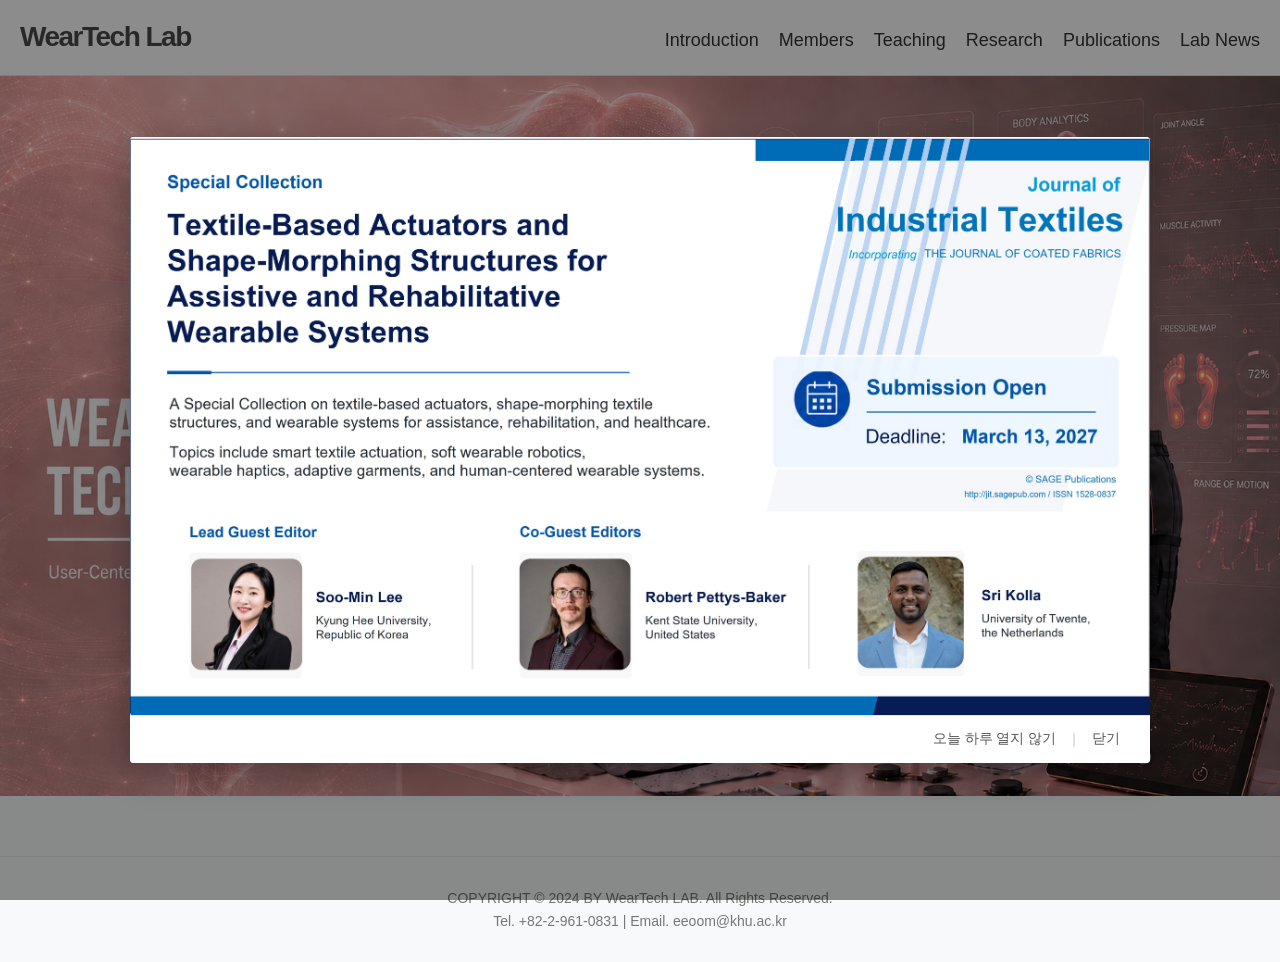
<file: index.html>
<!DOCTYPE html>
<html lang="ko">

<head>
    <meta charset="UTF-8">
    <meta name="viewport" content="width=device-width, initial-scale=1.0">
    <title>WearTech Lab</title>
    <link rel="stylesheet" href="style.css">
</head>

<body>

    <!-- =========================================
         Special Collection Popup
    ========================================== -->
    <div id="specialPopup" class="popup-overlay" style="display: none;">

        <div class="popup-box">

            <!-- 팝업 이미지 클릭 시 SAGE Special Collection 페이지로 이동 -->
            <a href="https://journals.sagepub.com/topic/collections-jit/002705/jitc"
               target="_blank"
               rel="noopener noreferrer"
               class="popup-image-link">

                <img src="special-collection-popup.jpg"
                     alt="Journal of Industrial Textiles Special Collection"
                     class="popup-image">

            </a>

            <!-- 팝업 하단 버튼 -->
            <div class="popup-buttons">

                <button type="button" onclick="hidePopupToday()">
                    오늘 하루 열지 않기
                </button>

                <span class="popup-divider">|</span>

                <button type="button"
                        onclick="document.getElementById('specialPopup').style.display='none';">
                    닫기
                </button>

            </div>

        </div>

    </div>


    <!-- =========================================
         Header
    ========================================== -->
    <header class="site-header">

        <div class="header-wrap">

            <a href="index.html" class="logo">
                WearTech Lab
            </a>

            <nav class="main-nav">

                <ul>

                    <li>
                        <a href="intro.html">Introduction</a>
                    </li>

                    <li class="dropdown">

                        <a href="javascript:void(0)" class="dropbtn">
                            Members
                        </a>

                        <div class="dropdown-content">
                            <a href="pi.html">Principal Investigator</a>
                            <a href="students.html">Student Researchers</a>
                        </div>

                    </li>

                    <li>
                        <a href="teaching.html">Teaching</a>
                    </li>

                    <li>
                        <a href="research.html">Research</a>
                    </li>

                    <li class="dropdown">

                        <a href="javascript:void(0)" class="dropbtn">
                            Publications
                        </a>

                        <div class="dropdown-content">
                            <a href="research-paper.html">Research Paper</a>
                            <a href="presentation.html">Presentation</a>
                            <a href="patent.html">Patent</a>
                        </div>

                    </li>

                    <li>
                        <a href="lab-news.html">Lab News</a>
                    </li>

                </ul>

            </nav>

        </div>

    </header>


    <!-- =========================================
         Main Image
    ========================================== -->
    <main class="home-main">

        <img src="main-image.png"
             alt="WearTech Lab Main Image"
             class="main-image">

    </main>


    <!-- =========================================
         Footer
    ========================================== -->
    <footer class="site-footer">

        <p>
            COPYRIGHT © 2024 BY WearTech LAB. All Rights Reserved.
        </p>

        <p>
            Tel. +82-2-961-0831 | Email. eeoom@khu.ac.kr
        </p>

    </footer>


    <!-- =========================================
         Popup Script
    ========================================== -->
    <script>

        const popup = document.getElementById("specialPopup");


        /* 오늘 하루 열지 않기 */
        function hidePopupToday() {

            const now = new Date();

            const today =
                now.getFullYear() + "-" +
                String(now.getMonth() + 1).padStart(2, "0") + "-" +
                String(now.getDate()).padStart(2, "0");

            localStorage.setItem(
                "specialCollectionPopupDate",
                today
            );

            popup.style.display = "none";
        }


        /* 홈페이지 접속 시 팝업 표시 여부 확인 */
        window.addEventListener("DOMContentLoaded", function () {

            const now = new Date();

            const today =
                now.getFullYear() + "-" +
                String(now.getMonth() + 1).padStart(2, "0") + "-" +
                String(now.getDate()).padStart(2, "0");

            const hiddenDate =
                localStorage.getItem(
                    "specialCollectionPopupDate"
                );


            if (hiddenDate !== today) {
                popup.style.display = "flex";
            }

        });

    </script>

</body>

</html>
</file>
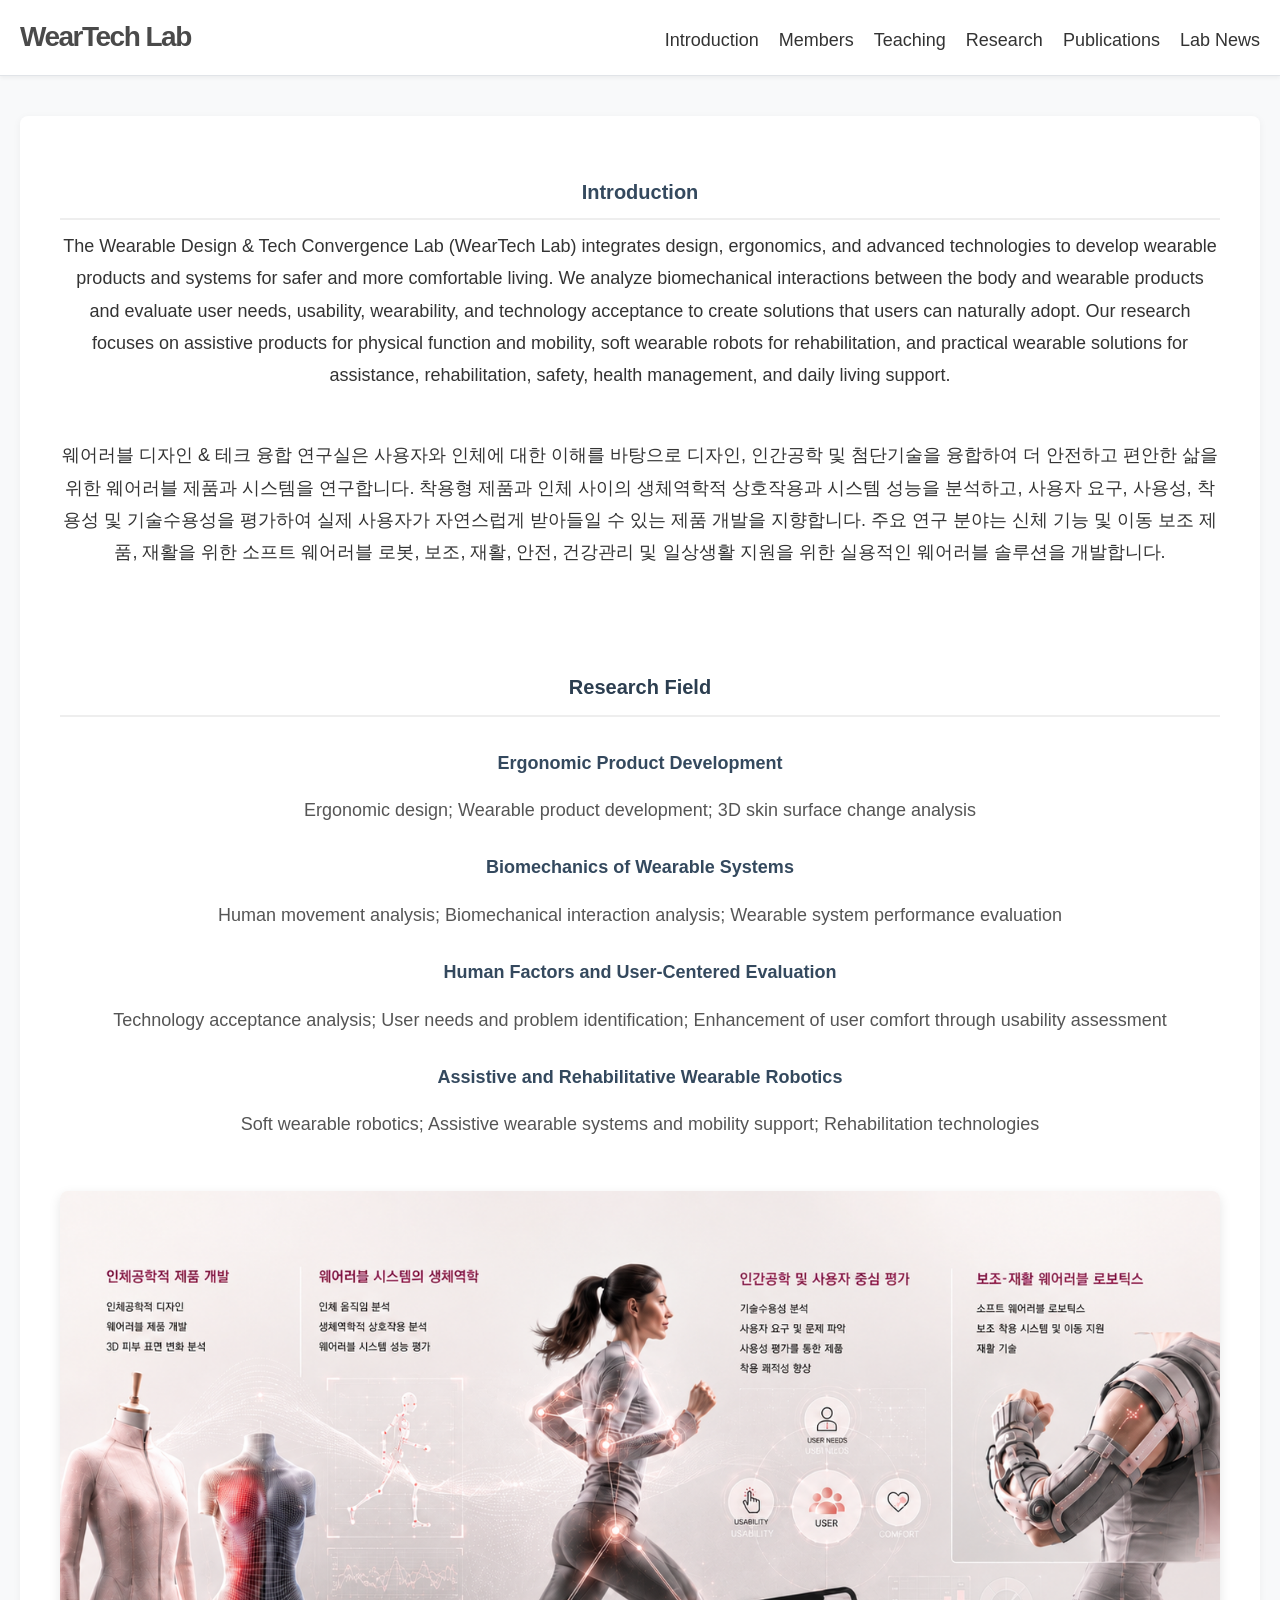
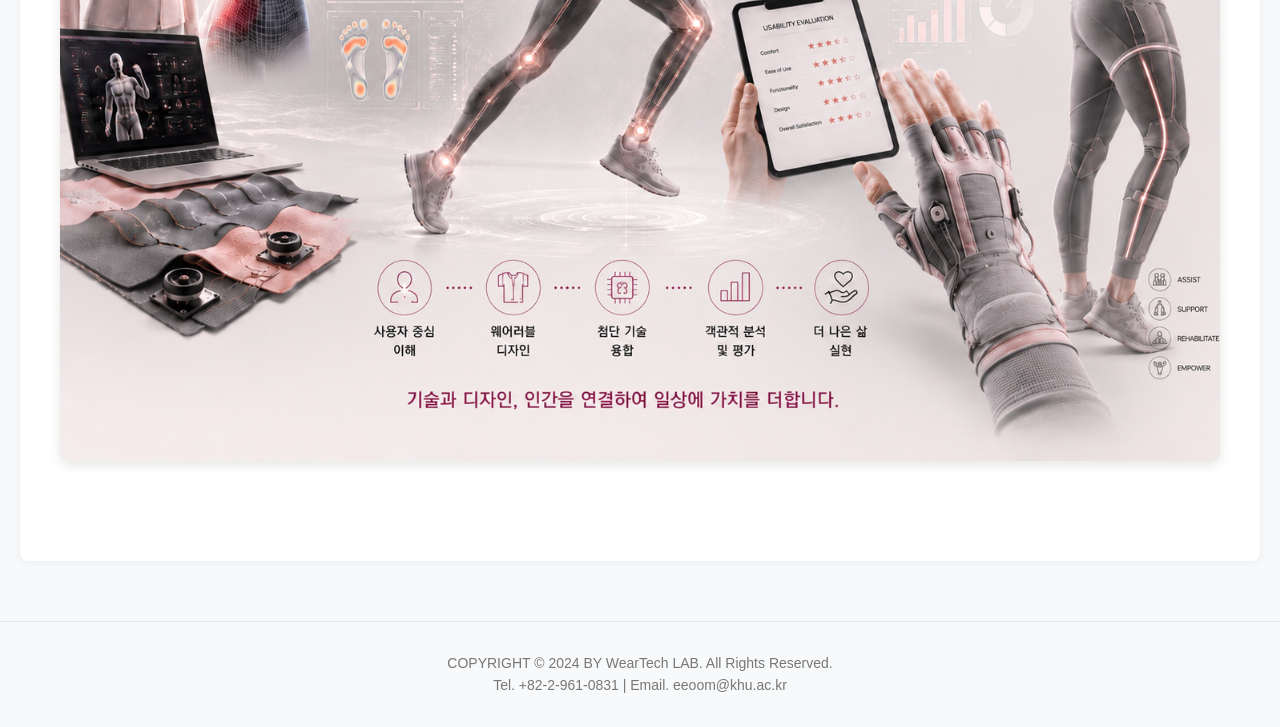
<file: intro.html>
<!DOCTYPE html>
<html lang="ko">
<head>
    <meta charset="UTF-8">
    <meta name="viewport" content="width=device-width, initial-scale=1.0">
    <title>Intro - WearTech Lab</title>
    <link rel="stylesheet" href="style.css">
</head>
<body>
    
    <!-- 헤더 (로고 + 상단 메뉴) -->
    <header class="site-header">
        <div class="header-wrap">
            <a href="index.html" class="logo">WearTech Lab</a>
         <nav class="main-nav">
             <ul>
                 <li><a href="intro.html">Introduction</a></li>
                 <li class="dropdown">
                     <a href="javascript:void(0)" class="dropbtn">Members</a>
                     <div class="dropdown-content">
                         <a href="pi.html">Principal Investigator</a>
                         <a href="students.html">Student Researchers</a>
                     </div>
                 </li>
                 <li><a href="teaching.html">Teaching</a></li>       <!-- Teaching을 먼저! -->
                 <li><a href="research.html">Research</a></li>      <!-- Research를 아래로! -->
                 <li class="dropdown">
                     <a href="javascript:void(0)" class="dropbtn">Publications</a>
                     <div class="dropdown-content">
                         <a href="research-paper.html">Research Paper</a>
                         <a href="presentation.html">Presentation</a>
                         <a href="patent.html">Patent</a>
                     </div>
                 </li>
                 <li><a href="lab-news.html">Lab News</a></li>
             </ul>
         </nav>
         </div>
    </header>

    <!-- 메인 컨텐츠 영역 -->
    <main class="content-wrap">
        <section class="main-content">
            
            <!-- 0. 제일 위 큰 제목 -->
            <h3 class="intro-main-title">Introduction</h3>
            
            <!-- 1. 설명 글 (가운데 정렬) -->
            <div class="intro-top-text">
                <p>The Wearable Design & Tech Convergence Lab (WearTech Lab) integrates design, ergonomics, and advanced technologies to develop wearable products and systems for safer and more comfortable living. We analyze biomechanical interactions between the body and wearable products and evaluate user needs, usability, wearability, and technology acceptance to create solutions that users can naturally adopt. Our research focuses on assistive products for physical function and mobility, soft wearable robots for rehabilitation, and practical wearable solutions for assistance, rehabilitation, safety, health management, and daily living support.</p>
            <br>
                <p>웨어러블 디자인 & 테크 융합 연구실은 사용자와 인체에 대한 이해를 바탕으로 디자인, 인간공학 및 첨단기술을 융합하여 더 안전하고 편안한 삶을 위한 웨어러블 제품과 시스템을 연구합니다. 착용형 제품과 인체 사이의 생체역학적 상호작용과 시스템 성능을 분석하고, 사용자 요구, 사용성, 착용성 및 기술수용성을 평가하여 실제 사용자가 자연스럽게 받아들일 수 있는 제품 개발을 지향합니다. 주요 연구 분야는 신체 기능 및 이동 보조 제품, 재활을 위한 소프트 웨어러블 로봇, 보조, 재활, 안전, 건강관리 및 일상생활 지원을 위한 실용적인 웨어러블 솔루션을 개발합니다.</p>
            </div>

            <!-- 2. 아래쪽 글 (가운데 정렬, 굵은 폰트 적용) -->
            <div class="research-field">
                <h3>Research Field</h3>
                
                <p class="field-title">Ergonomic Product Development</p>
                <ul>
                    <li>Ergonomic design; Wearable product development; 3D skin surface change analysis</li>
                </ul>

                <p class="field-title">Biomechanics of Wearable Systems</p>
                <ul>
                    <li>Human movement analysis; Biomechanical interaction analysis; Wearable system performance evaluation</li>
                </ul>

                <p class="field-title">Human Factors and User-Centered Evaluation</p>
                <ul>
                    <li>Technology acceptance analysis; User needs and problem identification; Enhancement of user comfort through usability assessment</li>
                </ul>

                <p class="field-title">Assistive and Rehabilitative Wearable Robotics</p>
                <ul>
                    <li>Soft wearable robotics; Assistive wearable systems and mobility support; Rehabilitation technologies</li>
                </ul>
            </div>

            <!-- 3. 가운데 큰 그림 -->
            <img src="intro-image.png" alt="WearTech Lab 소개 이미지" class="intro-image">
            
        </section>
    </main>

    <!-- 푸터 -->
    <footer class="site-footer">
        <p>COPYRIGHT © 2024 BY WearTech LAB. All Rights Reserved.</p>
        <p>Tel. +82-2-961-0831 | Email. eeoom@khu.ac.kr</p>
    </footer>
</body>
</html>
</file>
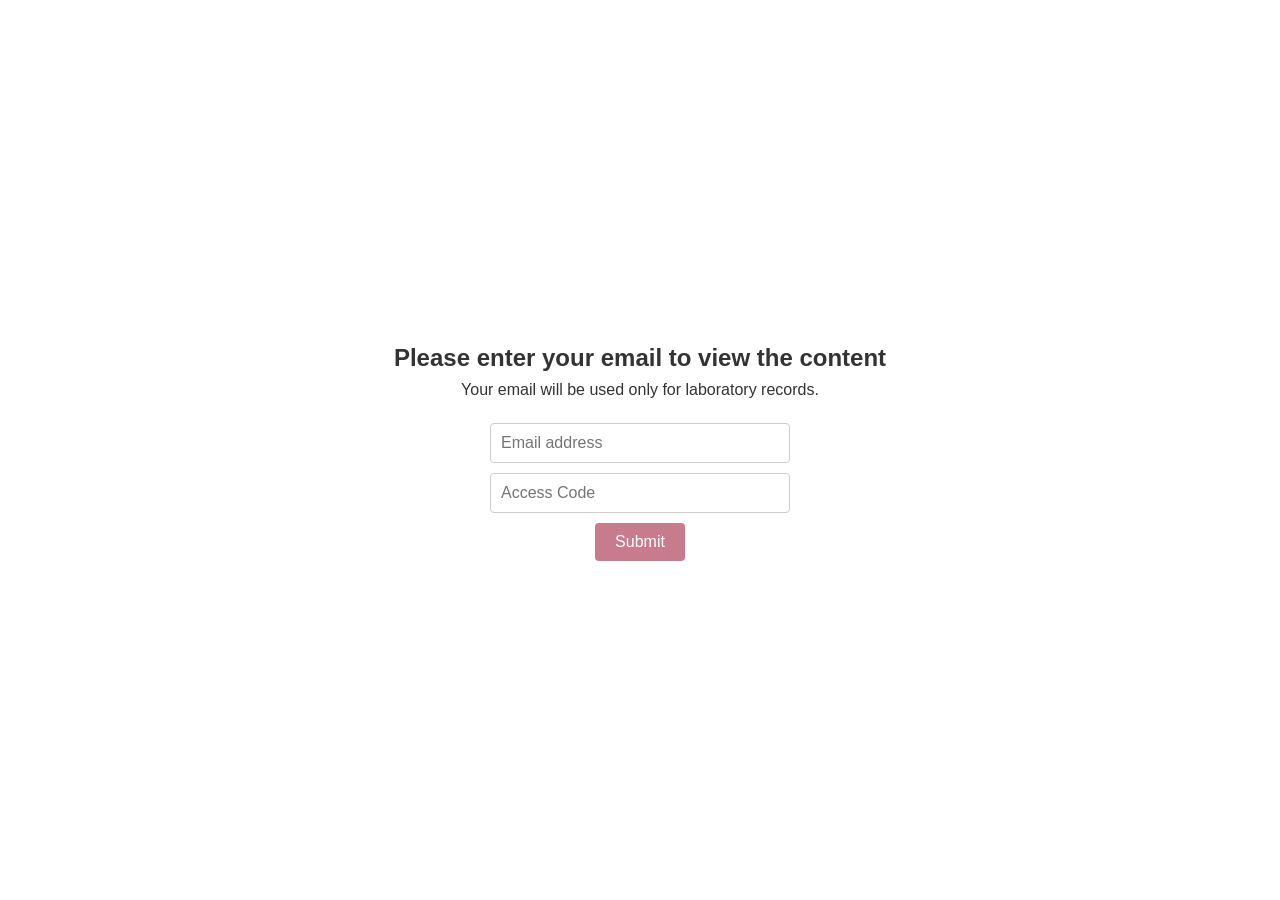
<file: patent.html>
<!DOCTYPE html>
<html lang="ko">
<head>
    <meta charset="UTF-8">
    <meta name="viewport" content="width=device-width, initial-scale=1.0">
    <title>Patent - WearTech Lab</title>
    <link rel="stylesheet" href="style.css">
</head>
<body>
               <!-- ★ 이메일 + 비밀번호 입력 게이트 ★ -->
    <div id="email-gate" style="position: fixed; top: 0; left: 0; width: 100%; height: 100%; background: white; z-index: 9999; display: flex; flex-direction: column; justify-content: center; align-items: center;">
        <h2>Please enter your email to view the content</h2>
        <p>Your email will be used only for laboratory records.</p>
        <input type="email" id="user-email" placeholder="Email address" style="padding: 10px; font-size: 16px; width: 300px; margin-top: 20px; border: 1px solid #ccc; border-radius: 4px;">
        
        <!-- 비밀번호 입력칸 -->
        <input type="password" id="access-code" placeholder="Access Code" style="padding: 10px; font-size: 16px; width: 300px; margin-top: 10px; border: 1px solid #ccc; border-radius: 4px;">
        
        <button onclick="submitEmail()" style="padding: 10px 20px; font-size: 16px; margin-top: 10px; background: #c97b8e; color: white; border: none; border-radius: 4px; cursor: pointer;">Submit</button>
        <p id="error-msg" style="color: red; margin-top: 10px; display: none;">Please check your email and access code.</p>
    </div>

    <!-- 구글 폼 제출용 숨겨진 iframe -->
    <iframe name="hidden_iframe" id="hidden_iframe" style="display:none;"></iframe>

    <script>
        // 0. 페이지 열 때: 이미 인증한 적이 있으면 게이트를 숨김
        if (localStorage.getItem('weartech_access') === 'granted') {
            document.getElementById('email-gate').style.display = 'none';
        }

        function submitEmail() {
            const email = document.getElementById('user-email').value;
            const accessCode = document.getElementById('access-code').value;
            const errorMsg = document.getElementById('error-msg');
            
            // 1. 이메일 형식 검사
            if (!email || !email.includes('@')) {
                errorMsg.textContent = 'Please enter a valid email address.';
                errorMsg.style.display = 'block';
                return;
            }

            // 2. 구글 스크립트로 이메일 전송 (비밀번호 검사 전에 일단 기록!)
            const scriptUrl = 'https://script.google.com/macros/s/AKfycbwH3Fj2ySogQ3xbAYKKumUhOVtw_vaDjmdgfbgbqtqPHetbIvbjxSeDN9kzyxnhmGfL/exec'; 
            
            fetch(scriptUrl, {
                method: 'POST',
                body: JSON.stringify({ email: email }),
                headers: { 'Content-Type': 'text/plain;charset=utf-8' }
            })
            .then(response => response.json())
            .then(data => {
                console.log('Email saved!', data);
            })
            .catch(error => {
                console.error('Error!', error);
            });

            // 3. 비밀번호 확인
            const correctCode = 'weartech0421'; 
            if (accessCode !== correctCode) {
                errorMsg.textContent = 'Incorrect access code. Please try again.';
                errorMsg.style.display = 'block';
                return; // 비밀번호 틀리면 여기서 멈춤
            }

            // 4. 비밀번호까지 맞으면 화면 넘기고, '통과 티켓'을 컴퓨터에 저장함
            document.getElementById('email-gate').style.display = 'none';
            localStorage.setItem('weartech_access', 'granted');
        }
    </script>
    <!-- ★ 여기까지 이메일 게이트 코드 ★ -->
    
    <header class="site-header">
        <div class="header-wrap">
            <a href="index.html" class="logo">WearTech Lab</a>
                     <nav class="main-nav">
             <ul>
                 <li><a href="intro.html">Introduction</a></li>
                 <li class="dropdown">
                     <a href="javascript:void(0)" class="dropbtn">Members</a>
                     <div class="dropdown-content">
                         <a href="pi.html">Principal Investigator</a>
                         <a href="students.html">Student Researchers</a>
                     </div>
                 </li>
                 <li><a href="teaching.html">Teaching</a></li>       <!-- Teaching을 먼저! -->
                 <li><a href="research.html">Research</a></li>      <!-- Research를 아래로! -->
                 <li class="dropdown">
                     <a href="javascript:void(0)" class="dropbtn">Publications</a>
                     <div class="dropdown-content">
                         <a href="research-paper.html">Research Paper</a>
                         <a href="presentation.html">Presentation</a>
                         <a href="patent.html">Patent</a>
                     </div>
                 </li>
                 <li><a href="lab-news.html">Lab News</a></li>
             </ul>
         </nav>
        </div>
    </header>

    <main class="content-wrap">
        <section class="main-content">
            <h1 class="page-title">Patents</h1>
            
            <ul class="presentation-list">
                <li class="presentation-item">Park, J., & <strong>Lee, S. M.</strong> (2025). Rehabilitation Assistive Gloves. Patent No. 10-2023-0030523, South Korea. “재활 보조 장갑, 특허 등록”</li>
                <li class="presentation-item">Park, J., & <strong>Lee, S. M.</strong> (2025). A Method to Develop Clothing Block Patterns Considering the 3D Body. Patent No. 10-2022-0131616, South Korea. “인체의 3차원 형상과 관절 부위 변형을 고려한 의류의 기본 원형 패턴 설계 방법, 특허 등록”</li>
            </ul>

        </section>
    </main>

    <footer class="site-footer">
        <p>COPYRIGHT © 2024 BY WearTech LAB. All Rights Reserved.</p>
        <p>Tel. +82-2-961-0831 | Email. eeoom@khu.ac.kr</p>
    </footer>
</body>
</html>
</file>
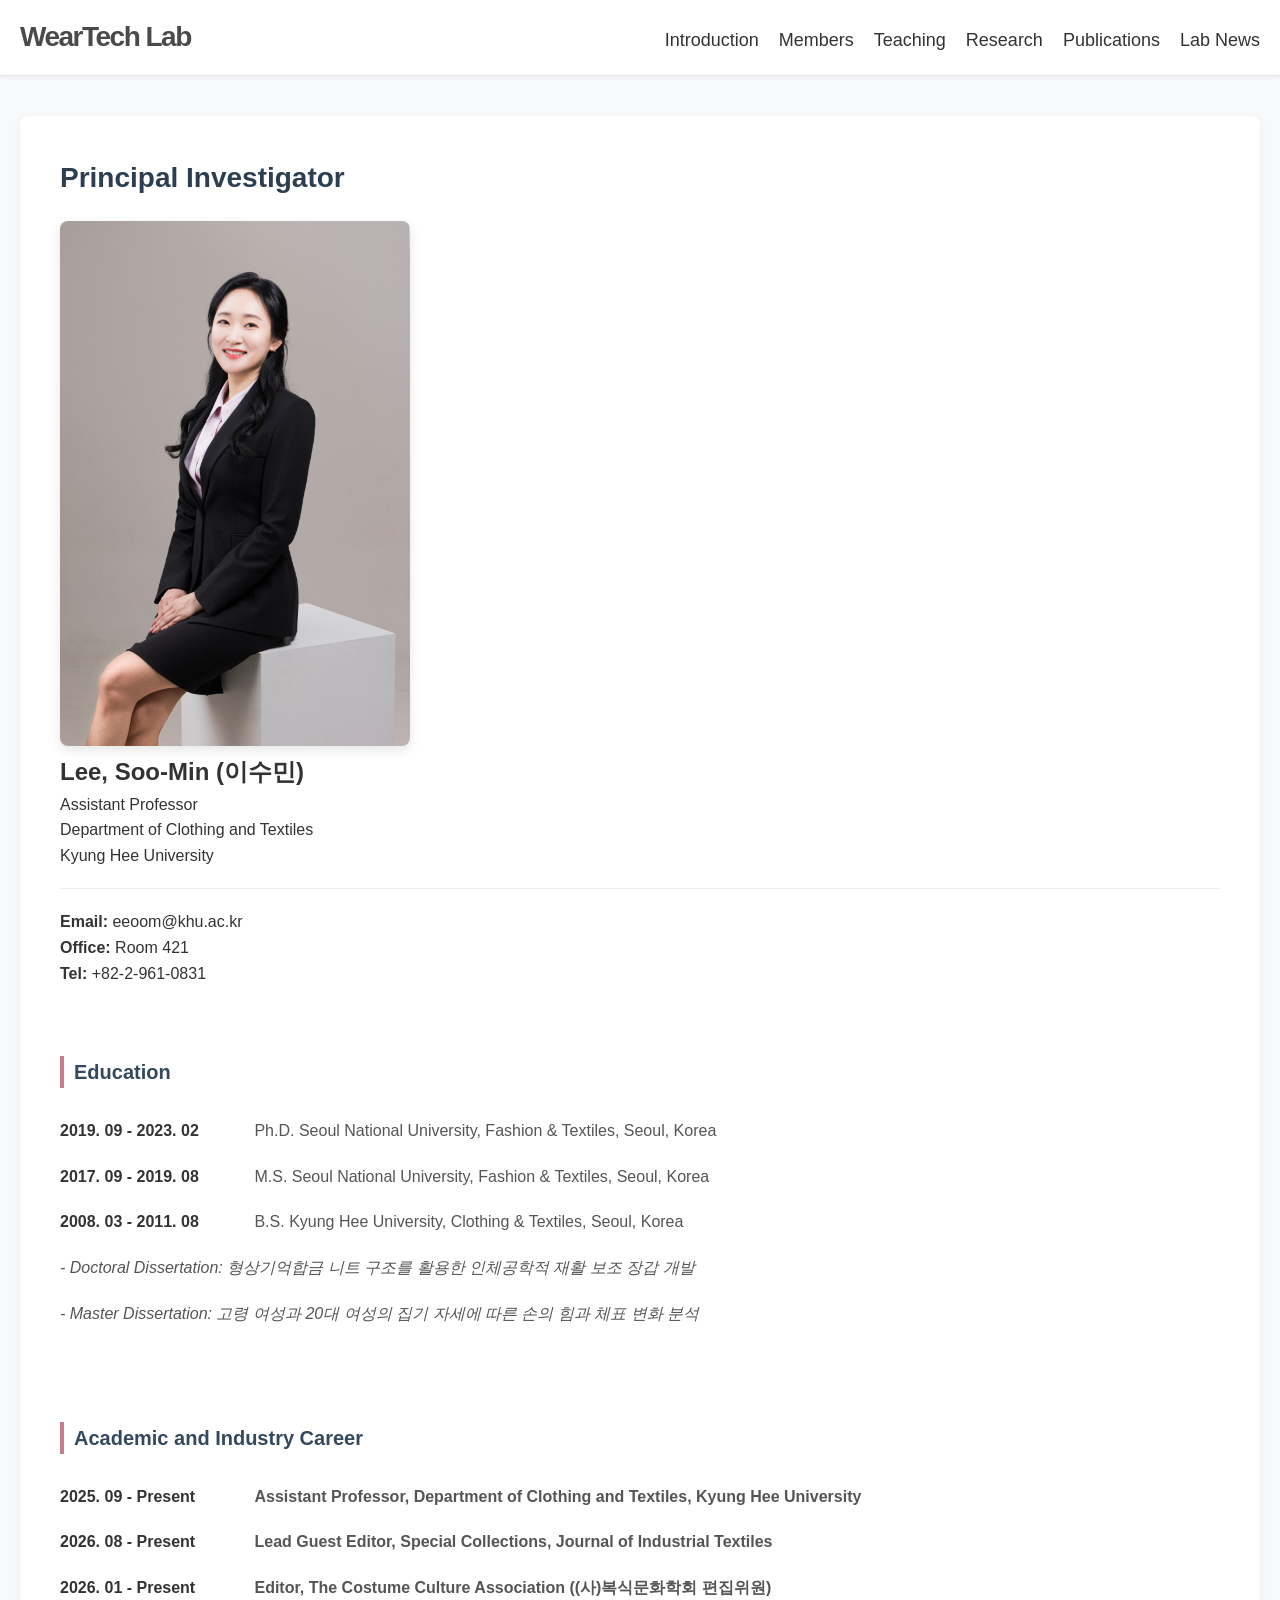
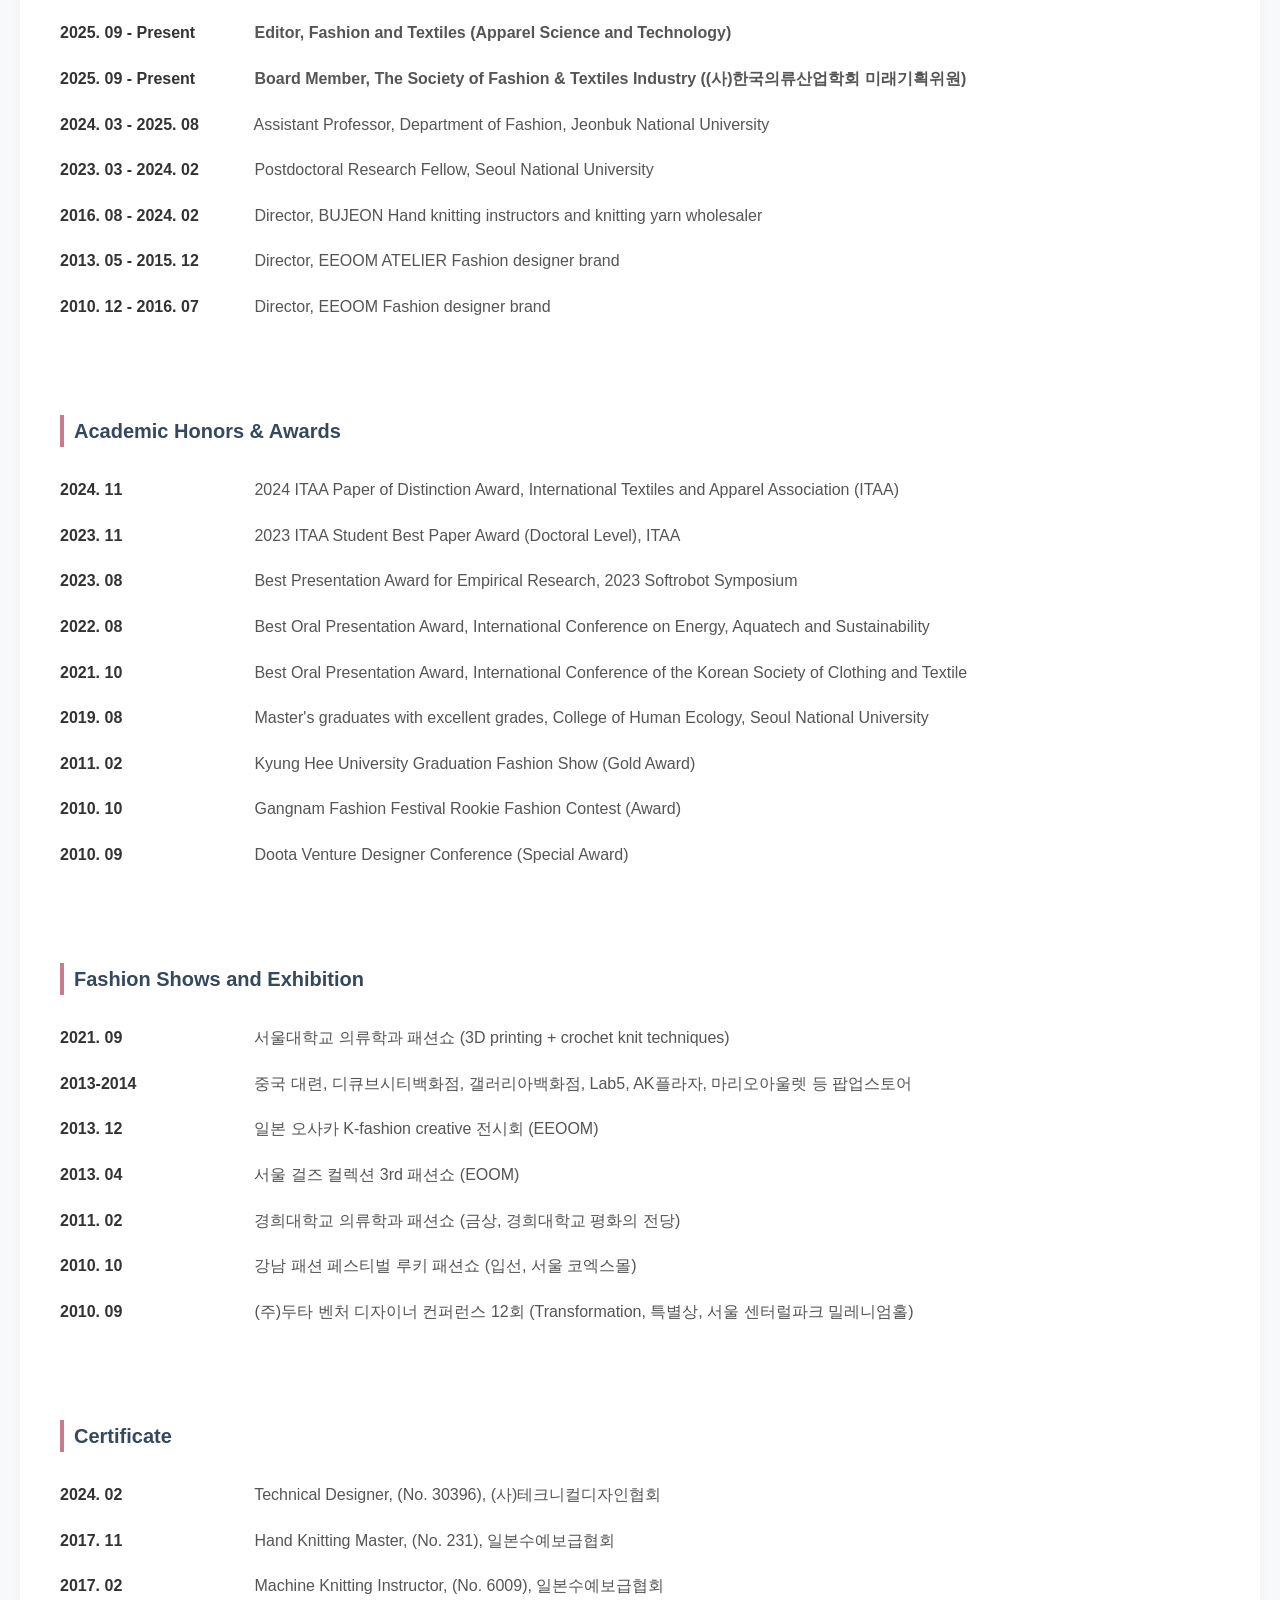
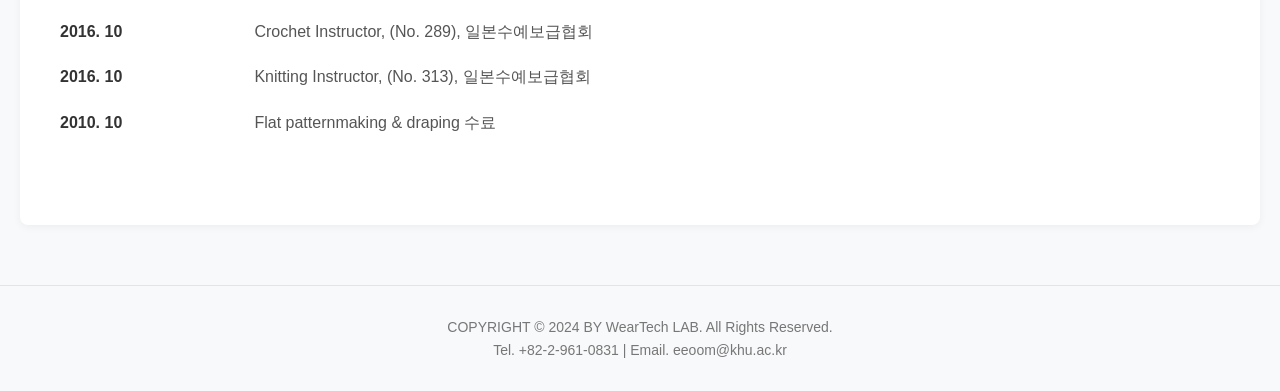
<file: pi.html>
<!DOCTYPE html>
<html lang="ko">
<head>
    <meta charset="UTF-8">
    <meta name="viewport" content="width=device-width, initial-scale=1.0">
    <title>Principal Investigator - WearTech Lab</title>
    <link rel="stylesheet" href="style.css">
</head>
<body>
    <!-- 헤더 (로고 + 상단 메뉴) -->
    <header class="site-header">
        <div class="header-wrap">
            <a href="index.html" class="logo">WearTech Lab</a>
                     <nav class="main-nav">
             <ul>
                 <li><a href="intro.html">Introduction</a></li>
                 <li class="dropdown">
                     <a href="javascript:void(0)" class="dropbtn">Members</a>
                     <div class="dropdown-content">
                         <a href="pi.html">Principal Investigator</a>
                         <a href="students.html">Student Researchers</a>
                     </div>
                 </li>
                 <li><a href="teaching.html">Teaching</a></li>       <!-- Teaching을 먼저! -->
                 <li><a href="research.html">Research</a></li>      <!-- Research를 아래로! -->
                 <li class="dropdown">
                     <a href="javascript:void(0)" class="dropbtn">Publications</a>
                     <div class="dropdown-content">
                         <a href="research-paper.html">Research Paper</a>
                         <a href="presentation.html">Presentation</a>
                         <a href="patent.html">Patent</a>
                     </div>
                 </li>
                 <li><a href="lab-news.html">Lab News</a></li>
             </ul>
         </nav>
        </div>
    </header>

    <!-- 메인 컨텐츠 영역 -->
    <main class="content-wrap">
        <section class="main-content">
            
            <h1 class="page-title">Principal Investigator</h1>
            
            <!-- PI 소개 레이아웃 (왼쪽 사진, 오른쪽 글) -->
            <div class="pi-layout">
                <!-- 왼쪽: 교수님 사진 -->
                <div class="pi-photo">
                    <img src="profile.jpg" alt="Professor Lee Soo-Min">
                </div>
                
                <!-- 오른쪽: 교수님 소개 및 이력 -->
                <div class="pi-info">
                    <h2>Lee, Soo-Min (이수민)</h2>
                    <!-- br 태그를 사용해서 점 없이 줄만 바꿈 -->
                    <p class="pi-title">
                        Assistant Professor<br>
                        Department of Clothing and Textiles<br>
                        Kyung Hee University
                    </p>
                    
                    <ul class="pi-contact">
                        <li><strong>Email:</strong> eeoom@khu.ac.kr</li>
                        <li><strong>Office:</strong> Room 421</li>
                        <li><strong>Tel:</strong> +82-2-961-0831</li>
                    </ul>

                    <h3 class="cv-section-title">Education</h3>
                    <ul class="cv-list">
                        <li><span class="cv-date">2019. 09 - 2023. 02</span> Ph.D. Seoul National University, Fashion & Textiles, Seoul, Korea</li>
                        <li><span class="cv-date">2017. 09 - 2019. 08</span> M.S. Seoul National University, Fashion & Textiles, Seoul, Korea</li>
                        <li><span class="cv-date">2008. 03 - 2011. 08</span> B.S. Kyung Hee University, Clothing & Textiles, Seoul, Korea</li>
                        <li><em>- Doctoral Dissertation: 형상기억합금 니트 구조를 활용한 인체공학적 재활 보조 장갑 개발</em></li>
                        <li><em>- Master Dissertation: 고령 여성과 20대 여성의 집기 자세에 따른 손의 힘과 체표 변화 분석</em></li>
                    <br>
                    </ul>
                    <h3 class="cv-section-title">Academic and Industry Career</h3>
                    <ul class="cv-list">
                        <li><span class="cv-date">2025. 09 - Present</span> <strong>Assistant Professor, Department of Clothing and Textiles, Kyung Hee University</strong></li>
                        <li><span class="cv-date">2026. 08 - Present</span> <strong>Lead Guest Editor, Special Collections, Journal of Industrial Textiles</strong></li>
                        <li><span class="cv-date">2026. 01 - Present</span> <strong>Editor, The Costume Culture Association ((사)복식문화학회 편집위원) </strong></li>
                        <li><span class="cv-date">2025. 09 - Present</span> <strong>Editor, Fashion and Textiles (Apparel Science and Technology)</strong></li>
                        <li><span class="cv-date">2025. 09 - Present</span> <strong>Board Member, The Society of Fashion & Textiles Industry ((사)한국의류산업학회 미래기획위원)</strong></li>
                        <li><span class="cv-date">2024. 03 - 2025. 08</span> Assistant Professor, Department of Fashion, Jeonbuk National University</li>
                        <li><span class="cv-date">2023. 03 - 2024. 02</span> Postdoctoral Research Fellow, Seoul National University</li>
                        <li><span class="cv-date">2016. 08 - 2024. 02</span> Director, BUJEON Hand knitting instructors and knitting yarn wholesaler</li>
                        <li><span class="cv-date">2013. 05 - 2015. 12</span> Director, EEOOM ATELIER Fashion designer brand</li>
                        <li><span class="cv-date">2010. 12 - 2016. 07</span> Director, EEOOM Fashion designer brand</li>
                    </ul>
                    <br>
                    <h3 class="cv-section-title">Academic Honors & Awards</h3>
                    <ul class="cv-list">
                        <li><span class="cv-date">2024. 11</span> 2024 ITAA Paper of Distinction Award, International Textiles and Apparel Association (ITAA)</li>
                        <li><span class="cv-date">2023. 11</span> 2023 ITAA Student Best Paper Award (Doctoral Level), ITAA</li>
                        <li><span class="cv-date">2023. 08</span> Best Presentation Award for Empirical Research, 2023 Softrobot Symposium</li>
                        <li><span class="cv-date">2022. 08</span> Best Oral Presentation Award, International Conference on Energy, Aquatech and Sustainability</li>
                        <li><span class="cv-date">2021. 10</span> Best Oral Presentation Award, International Conference of the Korean Society of Clothing and Textile</li>
                        <li><span class="cv-date">2019. 08</span> Master's graduates with excellent grades, College of Human Ecology, Seoul National University</li>
                        <li><span class="cv-date">2011. 02</span> Kyung Hee University Graduation Fashion Show (Gold Award)</li>
                        <li><span class="cv-date">2010. 10</span> Gangnam Fashion Festival Rookie Fashion Contest (Award)</li>
                        <li><span class="cv-date">2010. 09</span> Doota Venture Designer Conference (Special Award)</li>
                    </ul>
                    <br>
                    <h3 class="cv-section-title">Fashion Shows and Exhibition</h3>
                    <ul class="cv-list">
                        <li><span class="cv-date">2021. 09</span> 서울대학교 의류학과 패션쇼 (3D printing + crochet knit techniques)</li>
                        <li><span class="cv-date">2013-2014</span> 중국 대련, 디큐브시티백화점, 갤러리아백화점, Lab5, AK플라자, 마리오아울렛 등 팝업스토어</li>
                        <li><span class="cv-date">2013. 12</span> 일본 오사카 K-fashion creative 전시회 (EEOOM)</li>
                        <li><span class="cv-date">2013. 04</span> 서울 걸즈 컬렉션 3rd 패션쇼 (EOOM)</li>
                        <li><span class="cv-date">2011. 02</span> 경희대학교 의류학과 패션쇼 (금상, 경희대학교 평화의 전당)</li>
                        <li><span class="cv-date">2010. 10</span> 강남 패션 페스티벌 루키 패션쇼 (입선, 서울 코엑스몰)</li>
                        <li><span class="cv-date">2010. 09</span> (주)두타 벤처 디자이너 컨퍼런스 12회 (Transformation, 특별상, 서울 센터럴파크 밀레니엄홀)</li>
                    </ul>
                    <br>
                    <h3 class="cv-section-title">Certificate</h3>
                    <ul class="cv-list">
                        <li><span class="cv-date">2024. 02</span> Technical Designer, (No. 30396), (사)테크니컬디자인협회</li>
                        <li><span class="cv-date">2017. 11</span> Hand Knitting Master, (No. 231), 일본수예보급협회</li>
                        <li><span class="cv-date">2017. 02</span> Machine Knitting Instructor, (No. 6009), 일본수예보급협회</li>
                        <li><span class="cv-date">2016. 10</span> Crochet Instructor, (No. 289), 일본수예보급협회</li>
                        <li><span class="cv-date">2016. 10</span> Knitting Instructor, (No. 313), 일본수예보급협회</li>
                        <li><span class="cv-date">2010. 10</span> Flat patternmaking & draping 수료</li>
                    </ul>

                </div>
            </div>

        </section>
    </main>

    <!-- 푸터 -->
    <footer class="site-footer">
        <p>COPYRIGHT © 2024 BY WearTech LAB. All Rights Reserved.</p>
        <p>Tel. +82-2-961-0831 | Email. eeoom@khu.ac.kr</p>
    </footer>
</body>
</html>
</file>
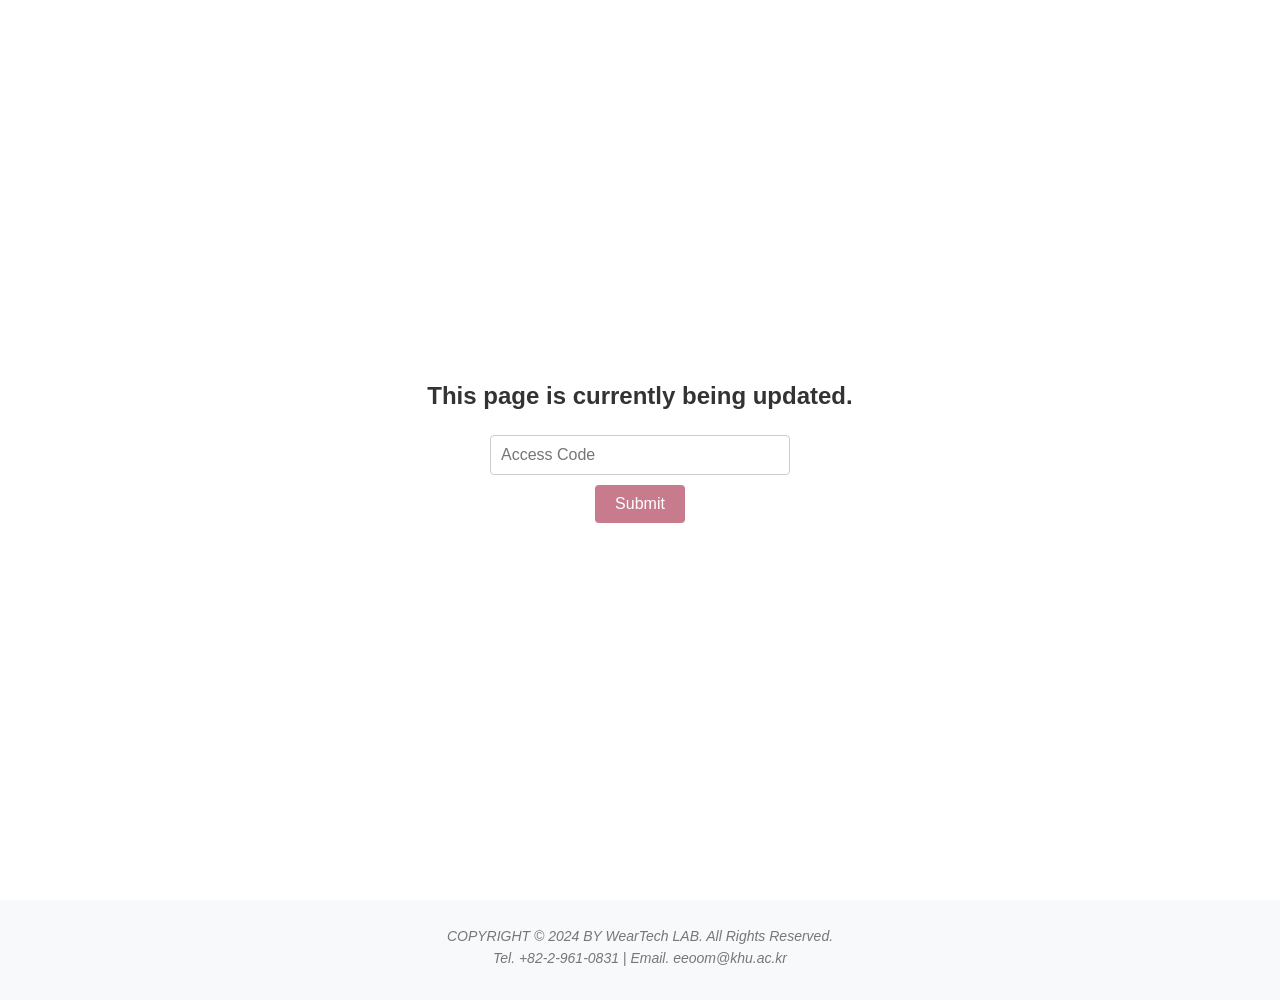
<file: presentation.html>
<!DOCTYPE html>
<html lang="ko">
<head>
    <meta charset="UTF-8">
    <meta name="viewport" content="width=device-width, initial-scale=1.0">
    <title>Presentation - WearTech Lab</title>
    <link rel="stylesheet" href="style.css">
</head>
<body>

    <!-- ★ 비밀번호 입력 게이트 ★ -->
    <div id="password-gate" style="position: fixed; top: 0; left: 0; width: 100%; height: 100%; background: white; z-index: 9999; display: flex; flex-direction: column; justify-content: center; align-items: center;">
        <h2>This page is currently being updated.</h2>

        <input type="password"
               id="access-code"
               placeholder="Access Code"
               style="padding: 10px; font-size: 16px; width: 300px; margin-top: 20px; border: 1px solid #ccc; border-radius: 4px;">

        <button onclick="checkPassword()"
                style="padding: 10px 20px; font-size: 16px; margin-top: 10px; background: #c97b8e; color: white; border: none; border-radius: 4px; cursor: pointer;">
            Submit
        </button>

        <p id="error-msg" style="color: red; margin-top: 10px; display: none;">
            Incorrect access code. Please try again.
        </p>
    </div>

    <script>
        // 이미 인증한 적이 있으면 비밀번호 창 숨기기
        if (localStorage.getItem('weartech_presentation_access') === 'granted') {
            document.getElementById('password-gate').style.display = 'none';
        }

        function checkPassword() {
            const accessCode = document.getElementById('access-code').value;
            const errorMsg = document.getElementById('error-msg');
            const correctCode = 'weartech0421';

            if (accessCode !== correctCode) {
                errorMsg.style.display = 'block';
                return;
            }

            document.getElementById('password-gate').style.display = 'none';
            localStorage.setItem('weartech_presentation_access', 'granted');
        }

        // Enter 키로도 비밀번호 제출
        document.addEventListener('DOMContentLoaded', function () {
            const accessInput = document.getElementById('access-code');

            if (accessInput) {
                accessInput.addEventListener('keydown', function (event) {
                    if (event.key === 'Enter') {
                        checkPassword();
                    }
                });
            }
        });
    </script>
    <!-- ★ 여기까지 비밀번호 게이트 코드 ★ -->

    <header class="site-header">
        <div class="header-wrap">
            <a href="index.html" class="logo">WearTech Lab</a>
                     <nav class="main-nav">
             <ul>
                 <li><a href="intro.html">Introduction</a></li>
                 <li class="dropdown">
                     <a href="javascript:void(0)" class="dropbtn">Members</a>
                     <div class="dropdown-content">
                         <a href="pi.html">Principal Investigator</a>
                         <a href="students.html">Student Researchers</a>
                     </div>
                 </li>
                 <li><a href="teaching.html">Teaching</a></li>
                 <li><a href="research.html">Research</a></li>
                 <li class="dropdown">
                     <a href="javascript:void(0)" class="dropbtn">Publications</a>
                     <div class="dropdown-content">
                         <a href="research-paper.html">Research Paper</a>
                         <a href="presentation.html">Presentation</a>
                         <a href="patent.html">Patent</a>
                     </div>
                 </li>
                 <li><a href="lab-news.html">Lab News</a></li>
             </ul>
         </nav>
        </div>
    </header>

    <main class="content-wrap">
        <section class="main-content">
            <h1 class="page-title">Presentations</h1>

            <!-- 탭 버튼 -->
            <div class="tab-buttons">
                <button class="tab-btn active" onclick="showTab('invited')">Invited Lecture</button>
                <button class="tab-btn" onclick="showTab('international')">International Conference</button>
                <button class="tab-btn" onclick="showTab('domestic')">Domestic Conference</button>
            </div>

            <!-- 1. Invited Lecture 탭 내용 -->
            <div id="tab-invited" class="tab-content active">
                <ul class="presentation-list">
                    <li class="presentation-item"><strong>Lee, S. M.</strong> (2026, May 08). <em>Rethinking Wearables in Korea: Culture, Clothing, and the Human Body</em> <strong>[Invited lecture]. Eurasian Connections: Cultural Exchange Between Europe and Asia, Fu Jen Catholic University, New Taipei City, Taiwan.</strong></li>
                    <li class="presentation-item"><strong>Lee, S. M.</strong> (2026, May 05). <em>Wearables in Korea: Where Culture, Clothing, and Technology Meet</em> <strong>[Invited lecture]. Understanding East Asia: Civilization and Culture, Tunghai University, Taichung, Taiwan</strong>.</li>
                    <li class="presentation-item"><strong>Lee, S. M.</strong> (2026, February 10). <em>Ergonomics-driven innovation in Korea’s wearable technology landscape</em> <strong>[Invited lecture]. Eurasia Series: An Intellectual Journey of Asia and the World, Ankara University, Ankara, Türkiye</strong>.</li>
                    <li class="presentation-item"><strong>Lee, S. M.</strong> (2025, October 30). <em>Ergonomic Design Approach to Wearable Products with Shape Memory Alloys</em>. <strong>The Korean Fiber Society Fall Conference, BEXCO, Busan, Republic of Korea</strong>.</li>
                </ul>
                <div id="pagination-invited" class="pagination"></div>
            </div>

            <!-- 2. International Conference 탭 내용 -->
            <div id="tab-international" class="tab-content">
                <ul class="presentation-list">
                    <li class="presentation-item">Lee, S. H., Hong, Y., <strong>Lee, S. M.</strong>, & Park, J. (2024, November). Uncovering pain points from users with subjective evaluation on wearable robot according to gender. <em><strong>Oral presented at the Annual Conference of International Textile and Apparel Association, California, USA. [2024 ITAA Paper of Distinction Award]</strong></em></li>
                    <li class="presentation-item"><strong>Lee, S. M.</strong>, & Park, J. (2023, November). Development of a soft wearable exoglove for rehabilitation assistance: A novel application of knitted Shape-Memory Alloy as a flexible actuator. <em><strong>Oral presented at the Annual Conference of International Textile and Apparel Association, Maryland, USA. [ITAA 2023 Student Best Paper Award (Doctoral Level)]</strong></em></li>
                    <li class="presentation-item"><strong>Lee, S. M.</strong>, Hong, Y., Lee, S. H., & Park, J. (2023, November). The effect of ergonomic fit on walking performance of a gait-assist wearable robot. <em><strong>Oral presented at the Annual Conference of International Textile and Apparel Association, Maryland, USA.</strong></em></li>
                    <li class="presentation-item">Hong, Y., <strong>Lee, S. M.</strong>, Lee, S. H., & Park, J. (2023, November). Clothing pressure as a measure of wearability: Gender differences in a wearable robot. <em><strong>Poster presented at the Annual Conference of International Textile and Apparel Association, Maryland, USA.</strong></em></li>
                    <li class="presentation-item"><strong>Lee, S. M.</strong>, Kim, M., & Park, J. (2022, October). An ergonomic glove pattern drafting method for hand assistive devices. <em><strong>Oral presented at the Annual Conference of International Textile and Apparel Association, Colorado, USA.</strong></em></li>
                    <li class="presentation-item">Shin, G., <strong>Lee, S. M.</strong>, Im, H., Kim, S., Kim, J. S., Park, J., & Ahn, S. H. (2022, August). Knitted SMA (Shape Memory Alloy)-based ergonomic hand rehabilitation glove. <em><strong>Oral presented at the International Conference on Energy, Aquatech and Sustainability, Ansan, South Korea. (Co-first author) [Best Oral Presentation Award]</strong></em></li>
                    <li class="presentation-item"><strong>Lee, S. M.</strong>, Lee, S. H., & Park, J. (2021, October). Travel wear for elderly women using the knitted shape memory alloys. <em><strong>Oral presented International Conference on Korean Society of Costume, Online. [Best Oral Presentation Award]</strong></em></li>
                    <li class="presentation-item"><strong>Lee, S. M.</strong>, Jung, W. K., Ahn. S. H., & Park, J. (2020, November). Development of a thermal massaging elbow brace using knit-based shape memory alloys. <em><strong>Poster presented at the Annual Conference of International Textile and Apparel Association, Online.</strong></em></li>
                    <li class="presentation-item"><strong>Lee, S. M.</strong>, Jung, W. K., Ahn. S. H., & Park, J. (2020, November). 4D knitting grip assist glove based on Shape Memory Alloys: Wearable device development and functionality assessment. <em><strong>Oral presented at the Annual Conference of International Textile and Apparel Association, Online.</strong></em></li>
                    <li class="presentation-item"><strong>Lee, S. M.</strong>, & Nam, Y. J. (2020, May). Analysis of changes in Korean male hand size trends for redefining glove sizing systems. <em><strong>Poster presented at the International Conference on Clothing and Textiles, Online.</strong></em></li>
                    <li class="presentation-item"><strong>Lee, S. M.</strong>, & Kim, J. (2020, May). Analysis on the artistic value of hand knitting. <em><strong>Poster presented at the International Conference on Clothing and Textiles, Online.</strong></em></li>
                    <li class="presentation-item"><strong>Lee, S. M.</strong>, & Nam, Y. J. (2020, May). Analysis of changes in Korean male hand size trends for redefining glove sizing systems. <em><strong>Poster presented at the International Conference on Clothing and Textiles, Online.</strong></em></li>
                    <li class="presentation-item"><strong>Lee, S. M.</strong>, & Nam, Y. J. (2019, July). Analysis of the relationship between Korean hand and key body sizes. <em><strong>Poster presented at the SFTI-WSU International Conference. WSU Downtown Seattle.</strong></em></li>
                    <li class="presentation-item">Han, M. W., Jung, W. K., Kil, J. H., <strong>Lee, S. M.</strong>, Nam, Y. J., & Ahn, S. H. (2018, July). Shape Memory Alloy-based Textile Actuators and Applications. <em><strong>Oral presented at International Symposium of Precision Engineering and Sustainable Manufacturing, Sapporo, Japan.</strong></em></li>
                </ul>
                <div id="pagination-international" class="pagination"></div>
            </div>

            <!-- 3. Domestic Conference 탭 내용 -->
            <div id="tab-domestic" class="tab-content">
                <ul class="presentation-list">
                    <li class="presentation-item">Kim, S. Y., Song, J. Y., Hong, E. S., & <strong>Lee, S. M.</strong> (2026, May). Rethinking dressing: Development of adaptive clothing for children with developmental disabilities through structural improvement of dressing. <strong><em>Poster presented at the Conference of the Korean Society of Clothing and Textile, Seoul.</em></strong></li>
                    <li class="presentation-item">Ryu, S. B., Hwang, Y. R., & <strong>Lee, S. M.</strong> (2025, November). Fit and wearability analysis of 3D body-mapping pattern design for wearable robot innerwear. <strong><em>Poster presented at the Conference of the Korea Society of Fashion & Textile Industry, Chungnam.</strong></li>
                    <li class="presentation-item">Yoo, H. W., Kim S. H., Park, Y. J., Kim D. H., & <strong>Lee, S. M.</strong> (2025, November). Dynamic wearability evaluation of outdoor jackets integrating 3D virtual fit maps and user feedback. <strong><em>Poster presented at the Conference of the Korea Society of Fashion & Textile Industry, Chungnam. [Best Presentation Award]</em></Strong></li>
                    <li class="presentation-item">Choi, E. J., & <strong>Lee, S. M.</strong> (2025, October). Preliminary validation of a dexterity evaluation methodology for cut-resistant gloves for police officers. <strong><em>Poster presented at the Conference of the Korean Society of Clothing and Textile, Seoul.</em></strong></li>
                    <li class="presentation-item">Kim, H. J., & <strong>Lee, S. M.</strong> (2025, October). Material compatibility evaluation for wearable product design -User experience and skin reaction analysis-. <strong><em>Poster presented at the Conference of the Korean Society of Clothing and Textile, Seoul.</em></strong></li>
                    <li class="presentation-item">Park, B. J., Yu, H. W., <strong>Lee, S. M.</strong>, & Shim, S, I. (2024, October). Planning a windbreaker for individuals with upper limb disabilities: Applying Universal design principles. <strong><em>Poster presented at the Conference of the Korean Society of Clothing and Textile, Seoul.</em></strong></li>
                    <li class="presentation-item">Yu, H. W., Park, B. J., Shim, S, I., & <strong>Lee, S. M.</strong> (2024, October). Running jacket for upper limb amputees using a user-centered design approach. <strong><em>Poster presented at the Conference of the Korean Society of Clothing and Textile, Seoul.</em></strong></li>
                    <li class="presentation-item">Koh, Y. A., <strong>Lee, S. M.</strong>, & Park, J. (2022, March). On the clothing pressure of hanbok skirts in the late Joseon Dynasty with ergonomic considerations. <strong><em>Oral presented at the Conference of the Korean Society of Costume, Online.</em></strong></li>
                    <li class="presentation-item"><strong>Lee, S. M.</strong>, Lee, S. H., Lee, D., & Park, J. (2021, October). Analysis of human body suitability for bio-signal monitoring electronic bracelet. <strong><em>Oral presented at the Conference of the Korean Society of Clothing and Textile, Online.</em></strong></li>
                    <li class="presentation-item"><strong>Lee, S. M.</strong>, & Park, J. (2021, April). Ergonomic analysis of foot characteristics of patients with Hallux Valgus for the development of wearable assistive devices. <strong><em>Poster presented at the Spring Conference of the Korean Society of Clothing and Textiles, Online.</em></strong></li>
                    <li class="presentation-item"><strong>Lee, S. M.</strong>, Jung, W. K., Ahn. S. H., & Park, J. (2021, April). Design of 4D grip assistive glove using the knitted Shape Memory Alloy based on the evaluation of the finger flexion angle in elderly women. <strong><em>Oral presented at the Conference of the Korean Society of Clothing and Textile, Online.</em></strong></li>
                    <li class="presentation-item"><strong>Lee, S. M.</strong>, & Youn, C. (2020, October). The effect of age labeling in advertising of rehabilitation product on baby boomers’ product attitude and purchase intention. <strong><em>Poster presented at the Autumn Conference of the Korean Society of Clothing and Textiles, Online.</em></strong></li>
                    <li class="presentation-item"><strong>Lee, S. M.</strong>, Lee, J., Seol, S. H., Lee, S. H., Chen, L., & Park, J. (2020, October). Wearable hand rehab-assist product for post-stroke patients using sustainable materials. <strong><em>Poster presented at the Autumn Conference of the Korean Society of Clothing and Textiles, Online.</em></strong></li>
                    <li class="presentation-item"><strong>Lee, S. M.</strong>, & Nam, Y. J. (2019, October). Surface changes of the elbow for development of a functional elbow brace. <strong><em>Poster presented at the Autumn Conference of the Korean Society of Clothing and Textiles, Seoul.</em></strong></li>
                    <li class="presentation-item"><strong>Lee, S. M.</strong>, & Nam, Y. J. (2019, October). Analysis of finger pressure and pinch force in elderly women and women in their 20s. <strong><em>Poster presented at the Autumn Conference of the Ergonomics Society of Korea, Busan.</em></strong></li>
                    <li class="presentation-item"><strong>Lee, S. M.</strong>, & Nam, Y. J. (2019, May). A study on the hand surface changes based on pinch postures, <strong><em>Poster presented at the Spring Conference of the Ergonomics Society of Korea, Jeju.</em></strong></li>
                    <li class="presentation-item"><strong>Lee, S. M.</strong>, Jung, W. K., Ahn. S. H., & Nam, Y. (2018, October). Development of thermal massage elbow brace based on the knitted shape memory alloy materials, <strong><em>Poster presented at the Conference of the Korea Society of Fashion & Textile Industry, Jeju.</em></strong></li>
                </ul>
                <div id="pagination-domestic" class="pagination"></div>
            </div>

        </section>
    </main>

    <footer class="site-footer">
        <p>COPYRIGHT © 2024 BY WearTech LAB. All Rights Reserved.</p>
        <p>Tel. +82-2-961-0831 | Email. eeoom@khu.ac.kr</p>
    </footer>

    <script>
        const itemsPerPage = 7; // 7개씩 페이지 나누기

        function setupPagination(tabId) {
            const list = document.querySelector(`#tab-${tabId} .presentation-list`);
            const items = list.querySelectorAll('.presentation-item');
            const paginationContainer = document.getElementById(`pagination-${tabId}`);
            const totalPages = Math.ceil(items.length / itemsPerPage);

            paginationContainer.innerHTML = '';

            for (let i = 1; i <= totalPages; i++) {
                const btn = document.createElement('button');
                btn.innerText = i;
                btn.onclick = () => showPage(tabId, i);
                paginationContainer.appendChild(btn);
            }

            showPage(tabId, 1);
        }

        function showPage(tabId, page) {
            const items = document.querySelectorAll(`#tab-${tabId} .presentation-item`);
            const start = (page - 1) * itemsPerPage;
            const end = start + itemsPerPage;

            items.forEach((item, index) => {
                item.style.display = (index >= start && index < end) ? 'list-item' : 'none';
            });

            const paginationContainer = document.getElementById(`pagination-${tabId}`);
            paginationContainer.querySelectorAll('button').forEach(btn => btn.classList.remove('active'));
            paginationContainer.children[page - 1].classList.add('active');
        }

        function showTab(tabId) {
            document.querySelectorAll('.tab-content').forEach(div => div.classList.remove('active'));
            document.querySelectorAll('.tab-btn').forEach(btn => btn.classList.remove('active'));

            document.getElementById(`tab-${tabId}`).classList.add('active');
            event.currentTarget.classList.add('active');
        }

        // 초기 설정
        setupPagination('invited');
        setupPagination('international');
        setupPagination('domestic');
    </script>

</body>
</html>
</file>
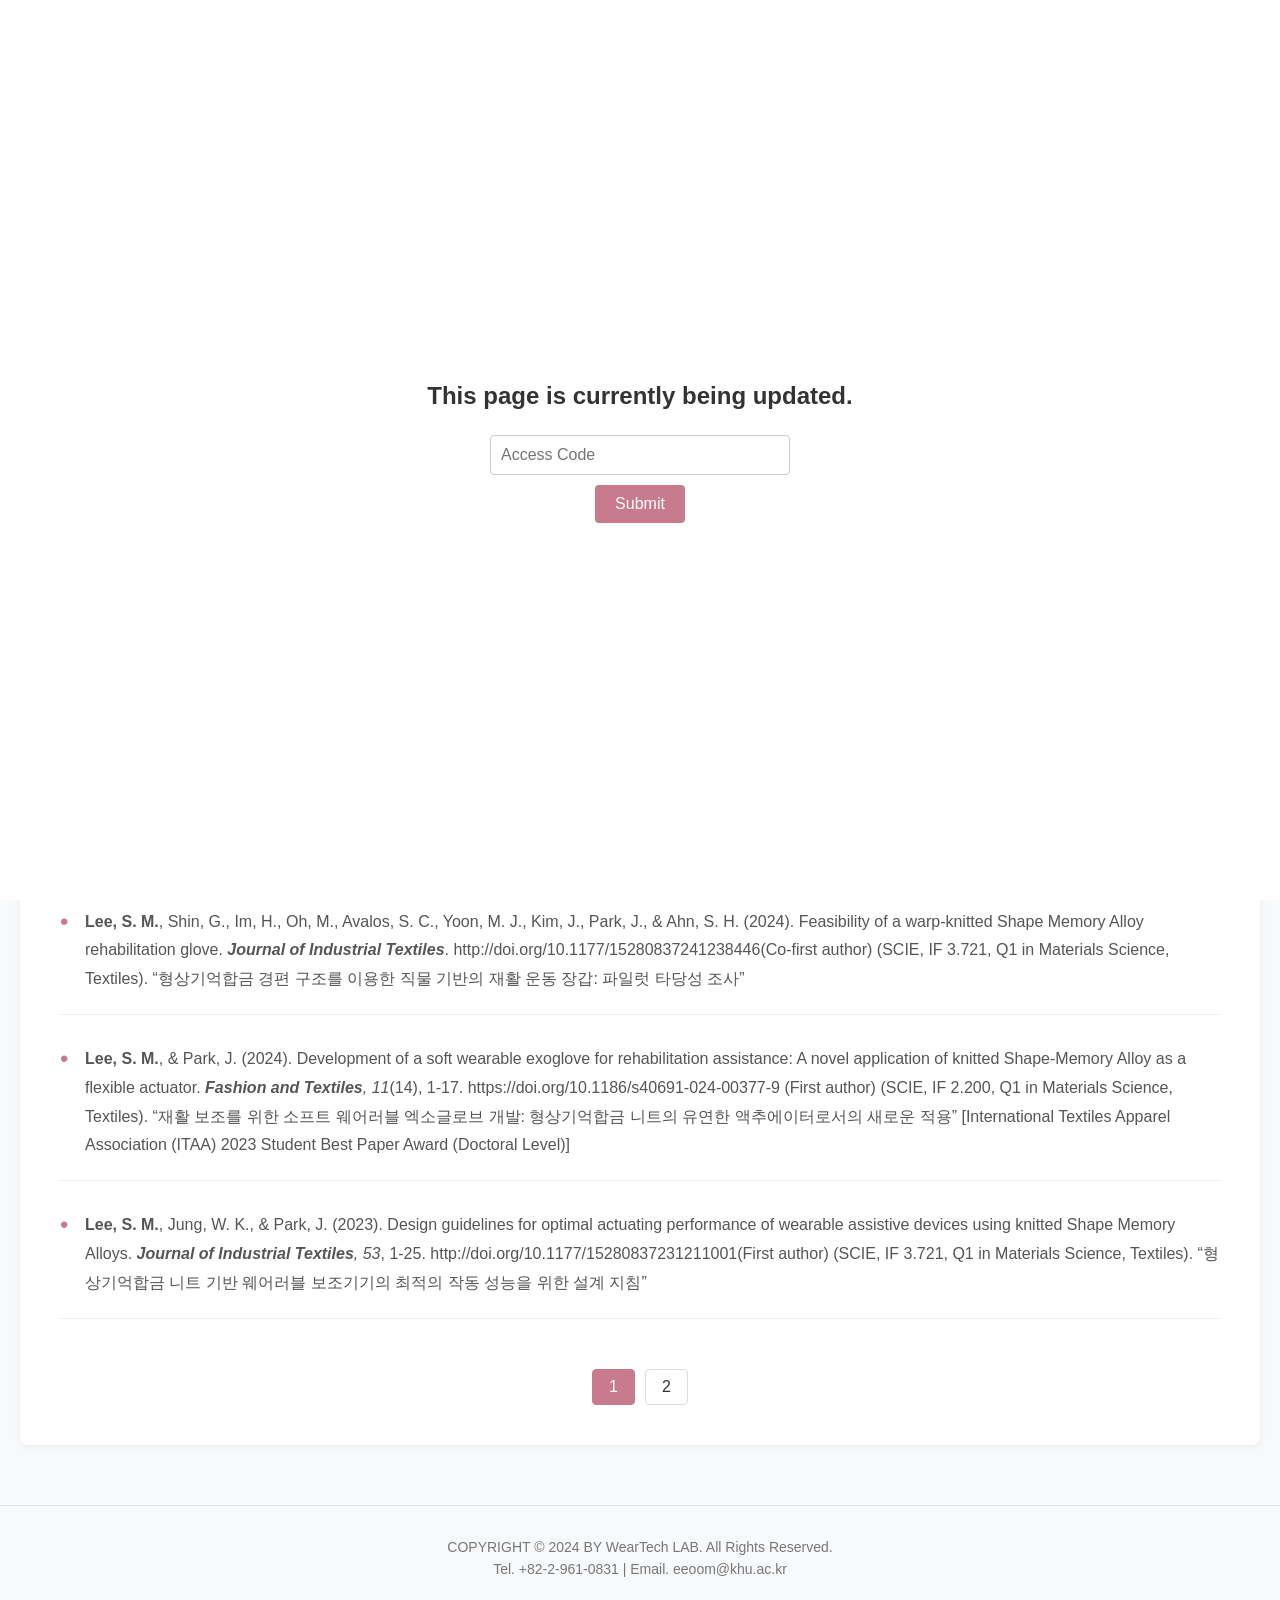
<file: research-paper.html>
<!DOCTYPE html>
<html lang="ko">
<head>
    <meta charset="UTF-8">
    <meta name="viewport" content="width=device-width, initial-scale=1.0">
    <title>Research Paper - WearTech Lab</title>
    <link rel="stylesheet" href="style.css">
</head>
<body>

    <!-- ★ 비밀번호 입력 게이트 ★ -->
    <div id="password-gate" style="position: fixed; top: 0; left: 0; width: 100%; height: 100%; background: white; z-index: 9999; display: flex; flex-direction: column; justify-content: center; align-items: center;">
        <h2>This page is currently being updated.</h2>

        <input type="password"
               id="access-code"
               placeholder="Access Code"
               style="padding: 10px; font-size: 16px; width: 300px; margin-top: 20px; border: 1px solid #ccc; border-radius: 4px;">

        <button onclick="checkPassword()"
                style="padding: 10px 20px; font-size: 16px; margin-top: 10px; background: #c97b8e; color: white; border: none; border-radius: 4px; cursor: pointer;">
            Submit
        </button>

        <p id="error-msg" style="color: red; margin-top: 10px; display: none;">
            Incorrect access code. Please try again.
        </p>
    </div>

    <script>
        // 이미 인증한 적이 있으면 비밀번호 창 숨기기
        if (localStorage.getItem('weartech_paper_access') === 'granted') {
            document.getElementById('password-gate').style.display = 'none';
        }

        function checkPassword() {
            const accessCode = document.getElementById('access-code').value;
            const errorMsg = document.getElementById('error-msg');
            const correctCode = 'weartech0421';

            if (accessCode !== correctCode) {
                errorMsg.style.display = 'block';
                return;
            }

            document.getElementById('password-gate').style.display = 'none';
            localStorage.setItem('weartech_paper_access', 'granted');
        }

        // Enter 키로도 비밀번호 제출
        document.addEventListener('DOMContentLoaded', function () {
            const accessInput = document.getElementById('access-code');

            if (accessInput) {
                accessInput.addEventListener('keydown', function (event) {
                    if (event.key === 'Enter') {
                        checkPassword();
                    }
                });
            }
        });
    </script>
    <!-- ★ 여기까지 비밀번호 게이트 코드 ★ -->

    <!-- 헤더 (로고 + 상단 메뉴) -->
    <header class="site-header">
        <div class="header-wrap">
            <a href="index.html" class="logo">WearTech Lab</a>
                     <nav class="main-nav">
             <ul>
                 <li><a href="intro.html">Introduction</a></li>
                 <li class="dropdown">
                     <a href="javascript:void(0)" class="dropbtn">Members</a>
                     <div class="dropdown-content">
                         <a href="pi.html">Principal Investigator</a>
                         <a href="students.html">Student Researchers</a>
                     </div>
                 </li>
                 <li><a href="teaching.html">Teaching</a></li>       <!-- Teaching을 먼저! -->
                 <li><a href="research.html">Research</a></li>      <!-- Research를 아래로! -->
                 <li class="dropdown">
                     <a href="javascript:void(0)" class="dropbtn">Publications</a>
                     <div class="dropdown-content">
                         <a href="research-paper.html">Research Paper</a>
                         <a href="presentation.html">Presentation</a>
                         <a href="patent.html">Patent</a>
                     </div>
                 </li>
                 <li><a href="lab-news.html">Lab News</a></li>
             </ul>
         </nav>
        </div>
    </header>

    <main class="content-wrap">
        <section class="main-content">
            <h1 class="page-title">Research Papers</h1>
            
            <!-- 논문 목록 컨테이너 -->
            <div id="paper-container">
                <ul class="paper-list">
                    <li class="paper-item">Kim, S. H., Yoo, H. W., Park, Y. J., Kim, D. H., & <strong>Lee, S. M.</strong> (2026). Dynamic wearability evaluation of outdoor jackets integrating 3D virtual fitting and user feedback. <em><strong>The Korean Fashion and Textile Research Journal</strong>, 28</em>(2), 189-199. https://doi.org/10.5805/SFTI.2026.28.2.189 (Corresponding author) (KCI) "아웃도어 자켓 착용성 평가"</li>
                    <li class="paper-item">Shin, S., Hwang, J., & <strong>Lee, S. M.</strong> (2026). Modeling user behavioural intention and usage behaviour for wearable robots: A UTAUT2-integrated SEM and ANN approach. <em><strong>Universal Access in the Information Society</strong>, 25</em>, (50), 1-12. https://doi.org/10.1007/s10209-026-01324-9 (March 10, 2026, Corresponding author) (SSCI, IF 3.100, Q2 in Computer Science, Cybernetics, Ergonomics) "웨어러블 보행 보조 로봇 기술 수용성 평가"</li>
                    <li class="paper-item">Park, J., & <strong>Lee, S. M.</strong>, & Kim, M. (2025). USE_WR 1.0: A new comprehensive instrument for subjective usability evaluation for wearable robots. <em><strong>IEEE Access</strong>, 13</em>, 156891–156905. https://doi.org/10.1109/ACCESS.2025.3606883 (September 10, 2025, Co-autor) (SCIE, IF 3.600, Q2 in Engineering, Electrical & Electronic) “착용형 로봇의 주관적 사용성 평가를 위한 새로운 종합 도구”</li>
                    <li class="paper-item"><strong>Lee, S. M.</strong> (2025). Advances in shape memory alloy textiles for wearable applications: A critical review. <em><strong>Journal of Industrial Textiles</strong>, 55</em>, 1–19. https://doi.org/10.1177/ 1528083725132489 (First & corresponding author) (SCIE, IF 3.721, Q1 in Materials Science, Textiles). “웨어러블 적용 분야를 위한 형상 기억 합금 섬유 분야의 발전: 비판적 검토”</li>
                    <li class="paper-item"><strong>Lee, S. M.</strong>, & Park, J. (2024). An ergonomic glove pattern drafting method for hand assistive devices. <em><strong>Fashion and Textiles</strong>, 11</em>(31), 1-18. https://doi.org/10.1186/s40691-024-00397-5 (First author) (SCIE, IF 2.200, Q1 in Materials Science, Textiles). “손 보조기기 개발을 위한 인체공학적 장갑 패턴 설계 방법”</li>
                    <li class="paper-item"><strong>Lee, S. M.</strong>, Shin, G., Im, H., Oh, M., Avalos, S. C., Yoon, M. J., Kim, J., Park, J., & Ahn, S. H. (2024). Feasibility of a warp-knitted Shape Memory Alloy rehabilitation glove. <em><strong>Journal of Industrial Textiles</strong></em>. http://doi.org/10.1177/15280837241238446(Co-first author) (SCIE, IF 3.721, Q1 in Materials Science, Textiles). “형상기억합금 경편 구조를 이용한 직물 기반의 재활 운동 장갑: 파일럿 타당성 조사”</li>
                    <li class="paper-item"><strong>Lee, S. M.</strong>, & Park, J. (2024). Development of a soft wearable exoglove for rehabilitation assistance: A novel application of knitted Shape-Memory Alloy as a flexible actuator. <em><strong>Fashion and Textiles</strong>, 11</em>(14), 1-17. https://doi.org/10.1186/s40691-024-00377-9 (First author) (SCIE, IF 2.200, Q1 in Materials Science, Textiles). “재활 보조를 위한 소프트 웨어러블 엑소글로브 개발: 형상기억합금 니트의 유연한 액추에이터로서의 새로운 적용” [International Textiles Apparel Association (ITAA) 2023 Student Best Paper Award (Doctoral Level)]</li>
                    <li class="paper-item"><strong>Lee, S. M.</strong>, Jung, W. K., & Park, J. (2023). Design guidelines for optimal actuating performance of wearable assistive devices using knitted Shape Memory Alloys. <em><strong>Journal of Industrial Textiles</strong>, 53</em>, 1-25. http://doi.org/10.1177/15280837231211001(First author) (SCIE, IF 3.721, Q1 in Materials Science, Textiles). “형상기억합금 니트 기반 웨어러블 보조기기의 최적의 작동 성능을 위한 설계 지침”</li>
                    <li class="paper-item"><strong>Lee, S. M.</strong>, Lee, S. H., & Park, J. (2022). A multidimensional approach to wearability assessment of an electronic wrist bracelet for the criminal justice system. <em><strong>Fashion and Textiles</strong>, 9</em>(1), 1–19. https://doi.org/10.1186/s40691-022-00301-z (First author) (SCIE, IF 2.200, Q1 in Materials Science, Textiles) “형사 사법 시스템을 위한 전자 팔찌의 착용성 평가에 대한 다차원적 접근”</li>
                    <li class="paper-item"><strong>Lee, S. M.</strong>, Jung, W. K., Ahn, S. H., & Park, J. (2022). Development of a 4D hand gripping aid using a knitted Shape Memory Alloy and evaluation of finger-bending angles in elderly women. <em><strong>Fashion and Textiles</strong>, 9</em>(11), 1–16. https://doi.org/10.1186/s40691-021-00280-7 (Co-first author) (SCIE, IF 2.200, Q1 in Materials Science, Textiles) “형상기억합금 니트 구조를 이용한 4차원 손 파지 보조기기 개발 및 노인 여성의 손가락 굽힘 각도 평가”</li>
                    <li class="paper-item">Jung, W. K., <strong>Lee, S. M.</strong>, Park, J., & Ahn, S. H. (2022). Development and assessment of a knitted shape memory alloy-based multifunctional elbow brace. <em><strong>Journal of Industrial Textiles</strong>, 51</em>(2S), 1989S–2009S. https://doi/10.1177/15280837211056983 (Co-first author) (SCIE, IF 3.721, Q1 in Materials Science, Textiles) “형상기억합금 니트 기반 다기능 팔꿈치 보호대 개발 및 평가”</li>
                    <li class="paper-item"><strong>Lee, S. M.</strong>, & Youn, C. (2020). The effect of age labeling on baby boomers’ product attitude and purchase intention in advertising of rehabilitation product. <em><strong>The Korean Society of Costume</strong>, 70</em>(6), 20–56. https://doi.org/10.7233/jksc.2020.70.6.139 (First author) (KCI) “의복형 재활보조기기 광고에서 연령 관련 라벨링이 베이비붐 세대의 제품 태도와 구매 의도에 미치는 영향”</li>
                    <li class="paper-item"><strong>Lee, S. M.</strong>, & Kim, J. (2018). A study on the design features of hand knitted fashion items -Focused on Daniela Gregis collections from 2012 S/S~ 2018 S/S-. <em><strong>The Research Journal of the Costume Culture</strong>, 26</em>(3), 390–408. https://doi.org/10.29049/rjcc.2018.26.3.390 (First author) (KCI) “핸드 니트 기법을 활용한 패션 아이템의 디자인 특성에 관한 연구 -다니엘라 그레지스 (Daniela Gregis) 컬렉션을 중심으로-”</li>
                </ul>
            </div>

            <!-- 페이지 번호 버튼이 들어갈 자리 -->
            <div id="pagination" class="pagination"></div>

        </section>
    </main>

    <footer class="site-footer">
        <p>COPYRIGHT © 2024 BY WearTech LAB. All Rights Reserved.</p>
        <p>Tel. +82-2-961-0831 | Email. eeoom@khu.ac.kr</p>
    </footer>

    <!-- 페이지네이션(페이지 나누기) 자바스크립트 -->
    <script>
        const itemsPerPage = 8; // 8개씩 페이지 나누기
        const paperItems = document.querySelectorAll('.paper-item');
        const totalPages = Math.ceil(paperItems.length / itemsPerPage);
        const paginationContainer = document.getElementById('pagination');

        function showPage(page) {
            const start = (page - 1) * itemsPerPage;
            const end = start + itemsPerPage;

            paperItems.forEach((item, index) => {
                if (index >= start && index < end) {
                    item.style.display = 'list-item';
                } else {
                    item.style.display = 'none';
                }
            });

            // 현재 페이지 버튼 색칠
            document.querySelectorAll('.pagination button').forEach(btn => {
                btn.classList.remove('active');
            });
            document.getElementById(`page-${page}`).classList.add('active');
        }

        // 페이지 버튼 만들기
        for (let i = 1; i <= totalPages; i++) {
            const btn = document.createElement('button');
            btn.id = `page-${i}`;
            btn.innerText = i;
            btn.onclick = () => showPage(i);
            paginationContainer.appendChild(btn);
        }

        // 첫 페이지 보여주기
        showPage(1);
    </script>
</body>
</html>
</file>
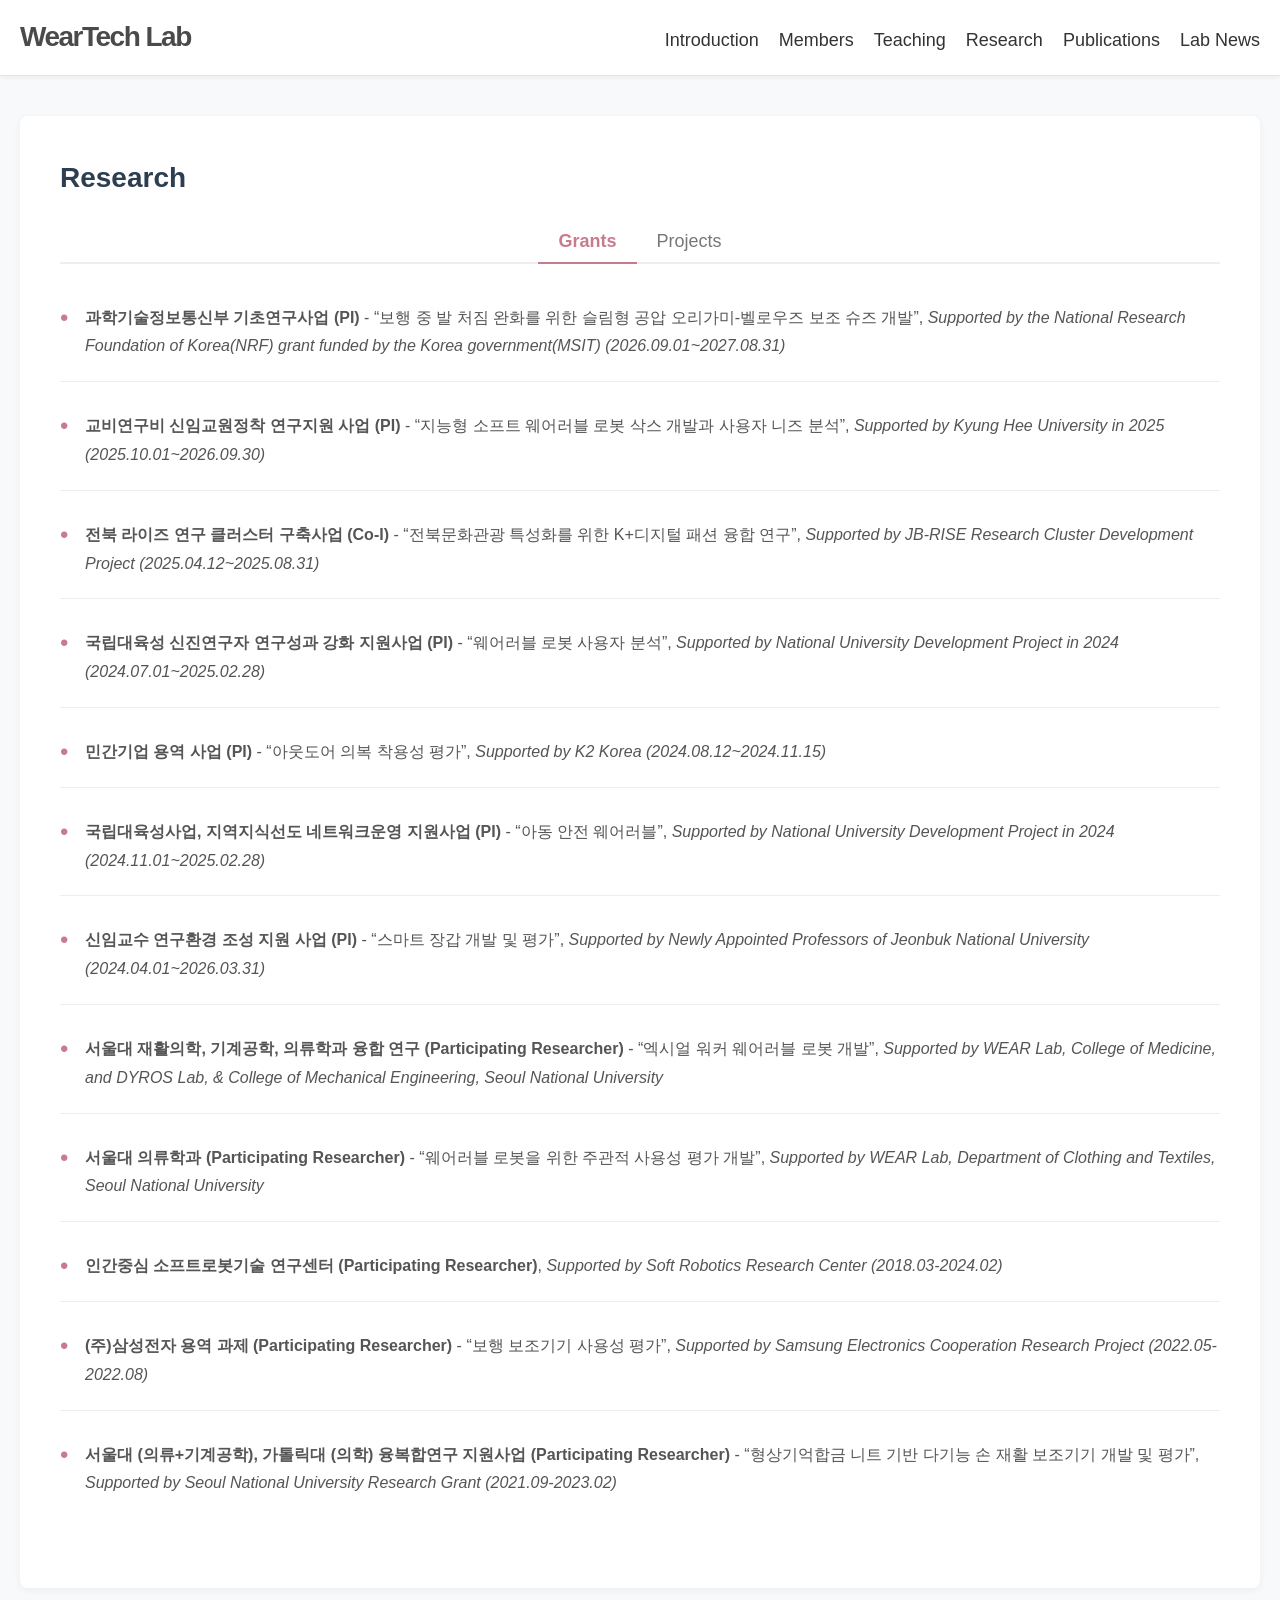
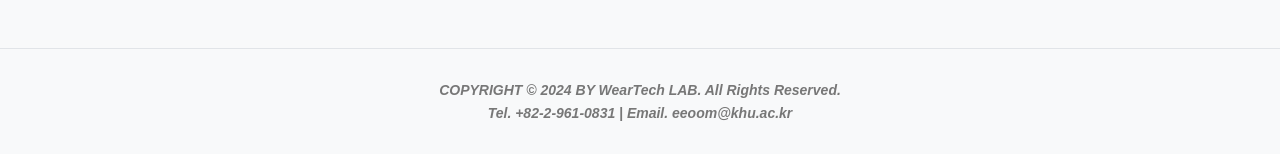
<file: research.html>
<!DOCTYPE html>
<html lang="ko">
<head>
    <meta charset="UTF-8">
    <meta name="viewport" content="width=device-width, initial-scale=1.0">
    <title>Research - WearTech Lab</title>
    <link rel="stylesheet" href="style.css">
</head>
<body>

    <!-- 헤더 (로고 + 상단 메뉴) -->
    <header class="site-header">
        <div class="header-wrap">
            <a href="index.html" class="logo">WearTech Lab</a>
                     <nav class="main-nav">
             <ul>
                 <li><a href="intro.html">Introduction</a></li>
                 <li class="dropdown">
                     <a href="javascript:void(0)" class="dropbtn">Members</a>
                     <div class="dropdown-content">
                         <a href="pi.html">Principal Investigator</a>
                         <a href="students.html">Student Researchers</a>
                     </div>
                 </li>
                 <li><a href="teaching.html">Teaching</a></li>       <!-- Teaching을 먼저! -->
                 <li><a href="research.html">Research</a></li>      <!-- Research를 아래로! -->
                 <li class="dropdown">
                     <a href="javascript:void(0)" class="dropbtn">Publications</a>
                     <div class="dropdown-content">
                         <a href="research-paper.html">Research Paper</a>
                         <a href="presentation.html">Presentation</a>
                         <a href="patent.html">Patent</a>
                     </div>
                 </li>
                 <li><a href="lab-news.html">Lab News</a></li>
             </ul>
         </nav>
        </div>
    </header>

    <main class="content-wrap">
        <section class="main-content">
            <h1 class="page-title">Research</h1>
            
            <!-- 탭 버튼 -->
            <div class="tab-buttons">
                <button class="tab-btn active" onclick="showTab('funded')">Grants</button>
                <button class="tab-btn" onclick="showTab('projects')">Projects</button>
            </div>

            <!-- 1. Grants 탭 내용 -->
            <div id="tab-funded" class="tab-content active">
                <ul class="funded-list">
                    <li class="funded-item"><strong>과학기술정보통신부 기초연구사업 (PI)</strong> - “보행 중 발 처짐 완화를 위한 슬림형 공압 오리가미-벨로우즈 보조 슈즈 개발”, <em>Supported by the National Research Foundation of Korea(NRF) grant funded by the Korea government(MSIT) (2026.09.01~2027.08.31)</em></li>
                    <li class="funded-item"><strong>교비연구비 신임교원정착 연구지원 사업 (PI)</strong> - “지능형 소프트 웨어러블 로봇 삭스 개발과 사용자 니즈 분석”, <em>Supported by Kyung Hee University in 2025 (2025.10.01~2026.09.30)</em></li>
                    <li class="funded-item"><strong>전북 라이즈 연구 클러스터 구축사업 (Co-I)</strong> - “전북문화관광 특성화를 위한 K+디지털 패션 융합 연구”, <em>Supported by JB-RISE Research Cluster Development Project (2025.04.12~2025.08.31)</em></li>
                    <li class="funded-item"><strong>국립대육성 신진연구자 연구성과 강화 지원사업 (PI)</strong> - “웨어러블 로봇 사용자 분석”, <em>Supported by National University Development Project in 2024 (2024.07.01~2025.02.28)</em></li>
                    <li class="funded-item"><strong>민간기업 용역 사업 (PI)</strong> - “아웃도어 의복 착용성 평가”, <em>Supported by K2 Korea (2024.08.12~2024.11.15)</em></li>
                    <li class="funded-item"><strong>국립대육성사업, 지역지식선도 네트워크운영 지원사업 (PI)</strong> - “아동 안전 웨어러블”, <em>Supported by National University Development Project in 2024 (2024.11.01~2025.02.28)</em></li>
                    <li class="funded-item"><strong>신임교수 연구환경 조성 지원 사업 (PI)</strong> - “스마트 장갑 개발 및 평가”, <em>Supported by Newly Appointed Professors of Jeonbuk National University (2024.04.01~2026.03.31)</em></li>
                    <li class="funded-item"><strong>서울대 재활의학, 기계공학, 의류학과 융합 연구 (Participating Researcher)</strong> - “엑시얼 워커 웨어러블 로봇 개발”, <em>Supported by WEAR Lab, College of Medicine, and DYROS Lab, & College of Mechanical Engineering, Seoul National University</em></li>
                    <li class="funded-item"><strong>서울대 의류학과 (Participating Researcher)</strong> - “웨어러블 로봇을 위한 주관적 사용성 평가 개발”, <em>Supported by WEAR Lab, Department of Clothing and Textiles, Seoul National University</em></li>
                    <li class="funded-item"><strong>인간중심 소프트로봇기술 연구센터 (Participating Researcher)</strong>, <em>Supported by Soft Robotics Research Center (2018.03-2024.02)</em></li>
                    <li class="funded-item"><strong>(주)삼성전자 용역 과제 (Participating Researcher)</strong> - “보행 보조기기 사용성 평가”, <em>Supported by Samsung Electronics Cooperation Research Project (2022.05-2022.08)</em></li>
                    <li class="funded-item"><strong>서울대 (의류+기계공학), 가톨릭대 (의학) 융복합연구 지원사업 (Participating Researcher)</strong> - “형상기억합금 니트 기반 다기능 손 재활 보조기기 개발 및 평가”, <em>Supported by Seoul National University Research Grant (2021.09-2023.02)</em></li>
                </ul>
            </div>

            <!-- 2. Projects 탭 내용 (사진 9개 격자, 역순 9->1, 클릭 기능 추가) -->
            <div id="tab-projects" class="tab-content">
                <div class="project-grid-9">
                    <!-- 9번 칸 -->
                    <div class="project-card-9" onclick="openModal('modal9')">
                        <img src="project9.png" alt="Project 9">
                        <div class="project-info-9"><h3>Project 9</h3></div>
                    </div>
                    <!-- 8번 칸 -->
                    <div class="project-card-9" onclick="openModal('modal8')">
                        <img src="project8.png" alt="Project 8">
                        <div class="project-info-9"><h3>Project 8</h3></div>
                    </div>
                    <!-- 7번 칸 -->
                    <div class="project-card-9" onclick="openModal('modal7')">
                        <img src="project7.png" alt="Project 7">
                        <div class="project-info-9"><h3>Project 7</h3></div>
                    </div>
                    <!-- 6번 칸 -->
                    <div class="project-card-9" onclick="openModal('modal6')">
                        <img src="project6.png" alt="Project 6">
                        <div class="project-info-9"><h3>Project 6</h3></div>
                    </div>
                    <!-- 5번 칸 -->
                    <div class="project-card-9" onclick="openModal('modal5')">
                        <img src="project5.png" alt="Project 5">
                        <div class="project-info-9"><h3>Project 5</h3></div>
                    </div>
                    <!-- 4번 칸 -->
                    <div class="project-card-9" onclick="openModal('modal4')">
                        <img src="project4.png" alt="Project 4">
                        <div class="project-info-9"><h3>Project 4</h3></div>
                    </div>
                    <!-- 3번 칸 -->
                    <div class="project-card-9" onclick="openModal('modal3')">
                        <img src="project3.png" alt="Project 3">
                        <div class="project-info-9"><h3>Project 3</h3></div>
                    </div>
                    <!-- 2번 칸 -->
                    <div class="project-card-9" onclick="openModal('modal2')">
                        <img src="project2.png" alt="Project 2">
                        <div class="project-info-9"><h3>Project 2</h3></div>
                    </div>
                    <!-- 1번 칸 -->
                    <div class="project-card-9" onclick="openModal('modal1')">
                        <img src="project1.png" alt="Project 1">
                        <div class="project-info-9"><h3>Project 1</h3></div>
                    </div>
                </div>
            </div>

        </section>
    </main>

    <!-- ★ 프로젝트 상세 팝업창 (Modal) ★ -->
    <div id="project-modal" class="modal">
        <div class="modal-content">
            <span class="close-btn" onclick="closeModal()">&times;</span>
            <div id="modal-body"></div>
        </div>
    </div>

    <!-- ★ 숨겨진 상세 내용 (클릭 시 팝업창에 표시됨) ★ -->
    <!-- 나중에 이 안에 내용을 수정하시면 됩니다! -->
    
    <!-- 9번 프로젝트 (예시로 내용을 채운 형태입니다) -->
    <div id="modal9" class="hidden-content">
        <h2>Adaptive clothing for children with developmental disabilities</h2>
        <img src="project9.png" alt="Project 9 Main" style="width:100%; border-radius:8px; margin-bottom:20px;">
        <br>
        <br>
        <p>This project developed adaptive upper-body clothing for children with developmental disabilities by improving garment structures and dressing methods. The design aims to make dressing easier, more comfortable, and more independent for both children and caregivers.</p>
        <p><strong><em>김성영, 송지연, 홍은솔 학생 연구, “발달 장애 아동을 위한 상의 개발”</em></strong></p>
       
        <div class="modal-gallery">
            <img class="wide" src="detail9-1.jpg" alt="Detail 1"> 
            <img class="wide" src="detail9-2.jpg" alt="Detail 2">
            <img src="detail9-3.jpg" alt="Detail 3">
            <img src="detail9-4.jpg" alt="Detail 4">
            <img class="wide" src="detail9-5.jpg" alt="Detail 5">
            <img class="wide" src="detail9-6.jpg" alt="Detail 6">
            <img class="wide" src="detail9-7.jpg" alt="Detail 7">
        </div>
    </div>

    <!-- 8번 프로젝트 -->
    <div id="modal8" class="hidden-content">
        <h2>Running jacket for upper limb amputees</h2>
        <img src="project8.png" alt="Project 8 Main" style="width:100%; border-radius:8px; margin-bottom:20px;">
        <br>
        <br>
        <p>This project developed a running jacket for individuals with upper-limb amputations using a user-centered design approach. The jacket incorporates an accessible side-opening structure to support easier dressing while maintaining functionality, comfort, and a modern athletic appearance.</p>
        <p><strong><em>유혜원, 박배정 학생 연구, “상지 절단 장애인을 위한 러닝 재킷 개발”</em></strong></p>
        <div class="modal-gallery">
            <img class="wide" src="detail8-1.jpg" alt="Detail 1">
            <img class="wide" src="detail8-2.jpg" alt="Detail 1">
            <img src="detail8-3.jpg" alt="Detail 3">
        </div>
    </div>

    <!-- 7번 프로젝트 -->
    <div id="modal7" class="hidden-content">
        <h2>Wearability evaluation for gait assist robot</h2>
        <img src="project7.png" alt="Project 7 Main" style="width:100%; border-radius:8px; margin-bottom:20px;">
        <br>
        <p>to be updated.</p>
        
    </div>

    <!-- 6번 프로젝트 -->
    <div id="modal6" class="hidden-content">
        <h2>New glove pattern drafting method</h2>
        <img src="project6.png" alt="Project 6 Main" style="width:100%; border-radius:8px; margin-bottom:20px;">
        <p>This project developed a new ergonomic glove pattern drafting method based on hand skin-surface changes and joint range of motion. Three-dimensional hand data were flattened into two-dimensional patterns, and the resulting prototypes were evaluated for fit, mobility, and clothing pressure.</strong></em></p>
        <p><strong><em>Lee, S. M., Kim, M., & Park, J. (2022, October). An ergonomic glove pattern drafting method for hand assistive devices. Oral presented at the Annual Conference of International Textile and Apparel Association, Colorado, USA.</strong></em></p>
        <p><strong><em>Cooperation with Gwanak-gu Welfare Center for People with Disabilities.</p>
        <br>
        <br>
            <div class="modal-gallery">
            <img class="wide" src="detail6-1.jpg" alt="Detail 1">
        <br>
        <br>          
            <img class="wide" src="detail6-2.jpg" alt="Detail 2">
        <br>
        <br>
            <img class="wide" src="detail6-3.jpg" alt="Detail 3">
        <br>
        <br>
            <img class="wide" src="detail6-4.jpg" alt="Detail 4">
        <br>
        <br>
            <img class="wide" src="detail6-5.jpg" alt="Detail 5">
        <br>
        <br>
        </div>
    </div>

    <!-- 5번 프로젝트 -->
    <div id="modal5" class="hidden-content">
        <h2>Warp-knitted SMA rehabilitation glove</h2>
        <img src="project5.png" alt="Project 5 Main" style="width:100%; border-radius:8px; margin-bottom:20px;">
        <p>This project developed a rehabilitation glove using warp-knitted shape memory alloy actuators to support hand movement in individuals with hemiplegia. The glove was designed based on user needs and hand-shape data, and its performance was evaluated through joint range of motion, grip force, skin temperature, and wearability tests.</p>
        <p><strong><em>Lee, S. M., Shin, G., Im, H., Oh, M., Avalos, S., Yoon, M. J., Kim, J. S., Park, J., & Ahn, S. H. (2024). Feasibility of a Warp-Knitted Shape Memory Alloy Rehabilitation Glove. Journal of Industrial Textiles</em></strong></p>
        <p><strong><em>Collaboration with IDIM at Seoul National Univeristy and Rehabilitation Medicine, St. Vincent's Hospital, College of Medicine, The Catholic University of Korea</em></strong></p>
       <br>
        <br>
        <div class="modal-gallery">
            <img class="wide" src="detail5-1.jpg" alt="Detail 1">
            <br>
            <img class="wide" src="detail5-2.jpg" alt="Detail 2">
            <br>
            <img class="wide" src="detail5-3.jpg" alt="Detail 3">
            <br>
            <img class="wide" src="detail5-4.jpg" alt="Detail 4">
            <br>
            <img class="wide" src="detail5-5.jpg" alt="Detail 5">
            <br>
            <img class="wide" src="detail5-6.jpg" alt="Detail 6">
            <br>
        </div>
    </div>

    <!-- 4번 프로젝트 -->
    <div id="modal4" class="hidden-content">
        <h2>Rehabilitation gloves based on SMA</h2>
        <img src="project4.png" alt="Project 4 Main" style="width:100%; border-radius:8px; margin-bottom:20px;">

        <p>This project developed a soft wearable exoglove using knitted shape memory alloy actuators to assist hand rehabilitation. The glove design was based on three-dimensional hand analysis and user measurements, and its actuation performance, functional assistance, and ease of donning and doffing were systematically evaluated.</p>
        <p><strong><em>Lee, S. M., & Park, J. (2024). A soft wearable exoglove for rehabilitation assistance: A novel application of knitted Shape-Memory Alloy as a flexible actuator. Fashion and Textiles.</em></strong></p>
        <p><strong><em>Lee, S. M., Jung, W. K., & Park, J. (2023). Mapping actuating performance of knitted Shape Memory Alloys and proposing design guidelines for assistive wearable applications. Journal of Industrial Textiles.</em></strong></p>
        <br>
        <br>
        <div class="modal-gallery">
            <img class="wide" src="detail4-1.jpg" alt="Detail 1">
            <br>
            <img class="wide" src="detail4-2.jpg" alt="Detail 2">
            <br>
            <img class="wide" src="detail4-3.jpg" alt="Detail 3">
            <br>
            <img class="wide" src="detail4-4.jpg" alt="Detail 4">
            <br>
            <img class="wide" src="detail4-5.jpg" alt="Detail 5">
            <br>
            <img class="wide" src="detail4-6.jpg" alt="Detail 6">
            <br>
        </div>
    </div>

    <!-- 3번 프로젝트 -->
    <div id="modal3" class="hidden-content">
        <h2>Electronic wrist bracelet</h2>
        <img src="project3.png" alt="Project 3 Main" style="width:100%; border-radius:8px; margin-bottom:20px;">

        <p>This project evaluated the wearability of an electronic wrist bracelet used in the criminal justice system through a multidimensional approach. Wrist mobility, daily activity performance, clothing pressure, and the air gap between the bracelet and the wrist were assessed to identify factors affecting long-term comfort and usability.</p>
        <p><strong><em>Lee, S. M., Lee, S. H ., & Park, J. (2022). A multidimensional approach to wearability assessment of an electronic wrist bracelet for the criminal justice system. Fashion and Textiles</em></strong></p>
        <p><strong><em>Cooperation with Life Science Technology.</em></strong></p>
        <br>
        <div class="modal-gallery">
            <img src="detail3-1.jpg" alt="Detail 1">
            <br>
            <img class="wide" src="detail4-2.jpg" alt="Detail 2">
            <br>
            <img class="wide" src="detail4-3.jpg" alt="Detail 3">
            <br>
            <img src="detail3-4.jpg" alt="Detail 4">
            <br>
        </div>
    </div>

    <!-- 2번 프로젝트 -->
    <div id="modal2" class="hidden-content">
        <h2>Multifunctional elbow brace</h2>
        <img src="project2.png" alt="Project 2 Main" style="width:100%; border-radius:8px; margin-bottom:20px;">
        <p>This project developed a multifunctional elbow brace using knitted shape memory alloy modules that provide both bending and compression functions. The prototype was evaluated through actuator performance tests and wearability assessments using skin temperature and blood flow measurements.</p>
        <p><strong><em>Jung, W. K., Lee, S. M., Park, J., & Ahn, S. H. (2022). Development and assessment of a knitted shape memory alloy-based multifunctional elbow brace. Journal of Industrial Textiles.</em></strong></p>
        <p><strong><em>Collaboration with IDIM at Seoul National Univeristy.</em></strong></p>
        <br>
        <br>
        <p>
        <div class="modal-gallery">
            <img class="wide" src="detail2-1.jpg" alt="Detail 1">
            <br>
            <img class="wide" src="detail2-2.jpg" alt="Detail 2">
            <br>
            <img class="wide" src="detail2-3.jpg" alt="Detail 3">
            <br>
            <img class="wide" src="detail2-4.jpg" alt="Detail 4">
            <br>
            <img class="wide" src="detail2-5.jpg" alt="Detail 5">
            <br>
        </div>
    </div>

    <!-- 1번 프로젝트 -->
    <div id="modal1" class="hidden-content">
        <h2>4D hand gripping aid</h2>
        <img src="project1.png" alt="Project 1 Main" style="width:100%; border-radius:8px; margin-bottom:20px;">
        <br>
        <br>
        <br>
        <p>This project developed a 4D hand-gripping aid using knitted shape memory alloy modules to assist finger flexion in older adults. The device was designed to provide lightweight and flexible gripping support, and its actuation performance and finger-bending assistance were experimentally evaluated.</p>
        <p><em><strong>Lee, S. M., Jung, W. K., Ahn, S. H., & Park, J. (2022). Development of a 4D hand gripping aid using a knitted Shape Memory Alloy and evaluation of finger-bending angles in elderly women. Fashion and Textiles</strong></em></p>
        <p><em><strong>Collaboration with IDIM at Seoul National University</strong></em></p>
        <div class="modal-gallery">
            <img class="wide" src="detail1-1.jpg" alt="Detail 1">
            <img class="wide" src="detail1-2.jpg" alt="Detail 2">
            <img class="wide" src="detail1-3.jpg" alt="Detail 3">
        </div>
    </div>
    <footer class="site-footer">
        <p>COPYRIGHT © 2024 BY WearTech LAB. All Rights Reserved.</p>
        <p>Tel. +82-2-961-0831 | Email. eeoom@khu.ac.kr</p>
    </footer>

    <!-- 탭 전환 & 팝업창 자바스크립트 -->
    <script>
        // 탭 전환 함수
        function showTab(tabId) {
            document.querySelectorAll('.tab-content').forEach(div => div.classList.remove('active'));
            document.querySelectorAll('.tab-btn').forEach(btn => btn.classList.remove('active'));
            
            document.getElementById(`tab-${tabId}`).classList.add('active');
            event.currentTarget.classList.add('active');
        }

        // 팝업창 열기 함수
        function openModal(contentId) {
            const modal = document.getElementById('project-modal');
            const modalBody = document.getElementById('modal-body');
            const content = document.getElementById(contentId).innerHTML;
            
            modalBody.innerHTML = content;
            modal.classList.add('active');
        }

        // 팝업창 닫기 함수
        function closeModal() {
            document.getElementById('project-modal').classList.remove('active');
        }

        // 팝업창 바깥(어두운 배경) 클릭 시 닫기
        window.onclick = function(event) {
            const modal = document.getElementById('project-modal');
            if (event.target == modal) {
                modal.classList.remove('active');
            }
        }
    </script>
</body>
</html>
</file>
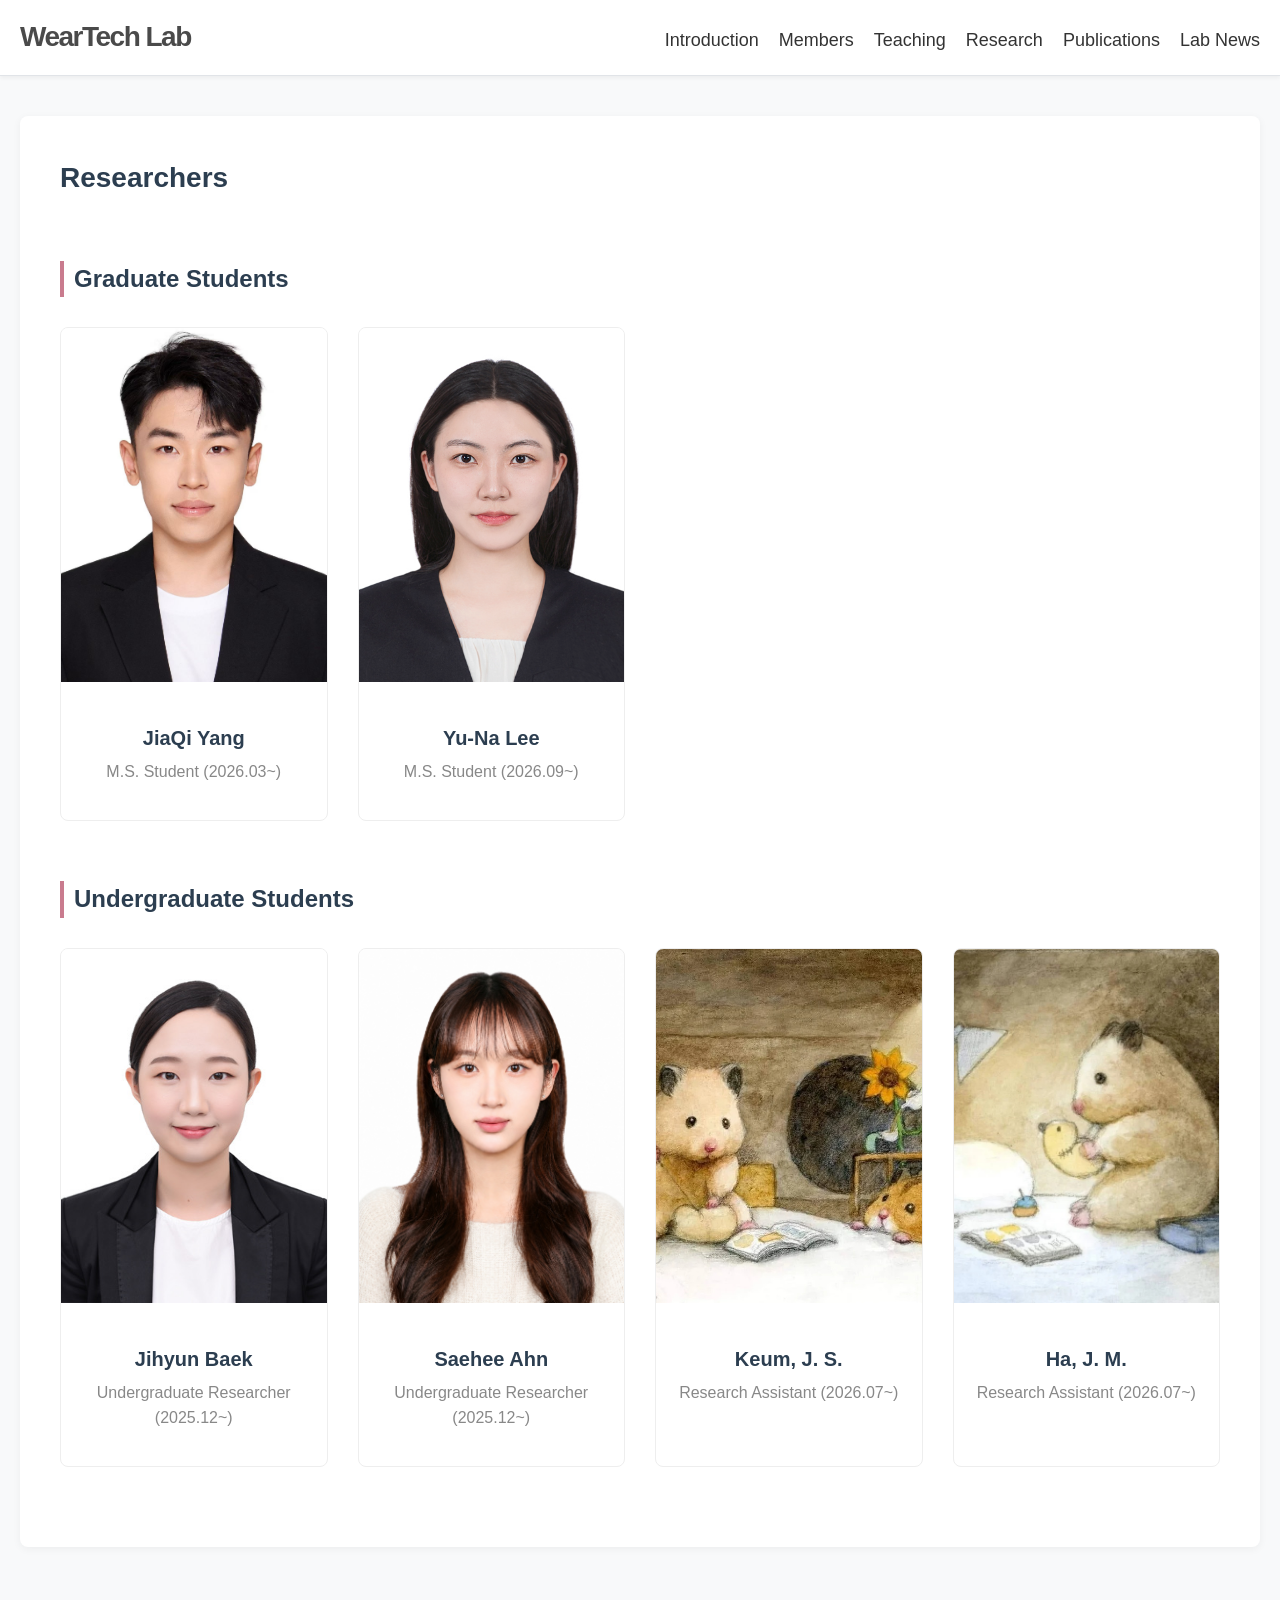
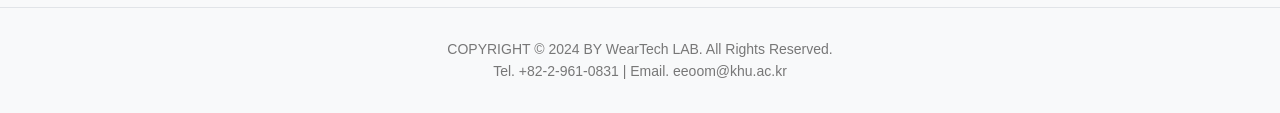
<file: students.html>
<!DOCTYPE html>
<html lang="ko">
<head>
    <meta charset="UTF-8">
    <meta name="viewport" content="width=device-width, initial-scale=1.0">
    <title>Researchers - WearTech Lab</title>
    <link rel="stylesheet" href="style.css">
</head>
<body>
    <!-- 헤더 (로고 + 상단 메뉴) -->
    <header class="site-header">
        <div class="header-wrap">
            <a href="index.html" class="logo">WearTech Lab</a>
                    <nav class="main-nav">
             <ul>
                 <li><a href="intro.html">Introduction</a></li>
                 <li class="dropdown">
                     <a href="javascript:void(0)" class="dropbtn">Members</a>
                     <div class="dropdown-content">
                         <a href="pi.html">Principal Investigator</a>
                         <a href="students.html">Student Researchers</a>
                     </div>
                 </li>
                 <li><a href="teaching.html">Teaching</a></li>       <!-- Teaching을 먼저! -->
                 <li><a href="research.html">Research</a></li>      <!-- Research를 아래로! -->
                 <li class="dropdown">
                     <a href="javascript:void(0)" class="dropbtn">Publications</a>
                     <div class="dropdown-content">
                         <a href="research-paper.html">Research Paper</a>
                         <a href="presentation.html">Presentation</a>
                         <a href="patent.html">Patent</a>
                     </div>
                 </li>
                 <li><a href="lab-news.html">Lab News</a></li>
             </ul>
         </nav>
        </div>
    </header>

    <main class="content-wrap">
        <section class="main-content">
            <!-- 페이지 제목 -->
            <h1 class="page-title">Researchers</h1>
            
            <!-- 1. Graduate Students 소제목 -->
            <h2 class="student-section-title">Graduate Students</h2>

            <div class="student-grid">
                <!-- 대학원생 1 -->
                <div class="student-card">
                    <img src="grad1.jpg" alt="Grad Student 1">
                    <div class="student-info">
                        <h3>JiaQi Yang</h3>
                        <p>M.S. Student (2026.03~)</p>
                    </div>
                </div>

                <!-- 대학원생 2 -->
                <div class="student-card">
                    <img src="grad2.jpg" alt="Grad Student 2">
                    <div class="student-info">
                        <h3>Yu-Na Lee</h3>
                        <p>M.S. Student (2026.09~)</p>
                    </div>
                </div>
            </div>

            <!-- 2. Undergraduate Students 소제목 -->
            <h2 class="student-section-title">Undergraduate Students</h2>

            <div class="student-grid">
                <!-- 학부생 1 -->
                <div class="student-card">
                    <img src="under1.JPG" alt="Undergrad Student 1">
                    <div class="student-info">
                        <h3>Jihyun Baek</h3>
                        <p>Undergraduate Researcher (2025.12~)</p>
                    </div>
                </div>

                <!-- 학부생 2 -->
                <div class="student-card">
                    <img src="under2.jpg" alt="Undergrad Student 2">
                    <div class="student-info">
                        <h3>Saehee Ahn</h3>
                        <p>Undergraduate Researcher (2025.12~)</p>
                    </div>
                </div>

                <!-- 학부생 3 (이동됨) -->
                <div class="student-card">
                    <img src="ra2.jpg" alt="Undergrad Student 3">
                    <div class="student-info">
                        <h3>Keum, J. S. </h3>
                        <p>Research Assistant (2026.07~)</p>
                    </div>
                </div>
                <!-- 학부생 4 (이동됨) -->
                <div class="student-card">
                    <img src="ra1.jpg" alt="Grad Student 3">
                    <div class="student-info">
                        <h3>Ha, J. M.</h3>
                        <p>Research Assistant (2026.07~)</p>
                    </div>
                </div>
            </div>

        </section>
    </main>

    <footer class="site-footer">
        <p>COPYRIGHT © 2024 BY WearTech LAB. All Rights Reserved.</p>
        <p>Tel. +82-2-961-0831 | Email. eeoom@khu.ac.kr</p>
    </footer>
</body>
</html>
</file>
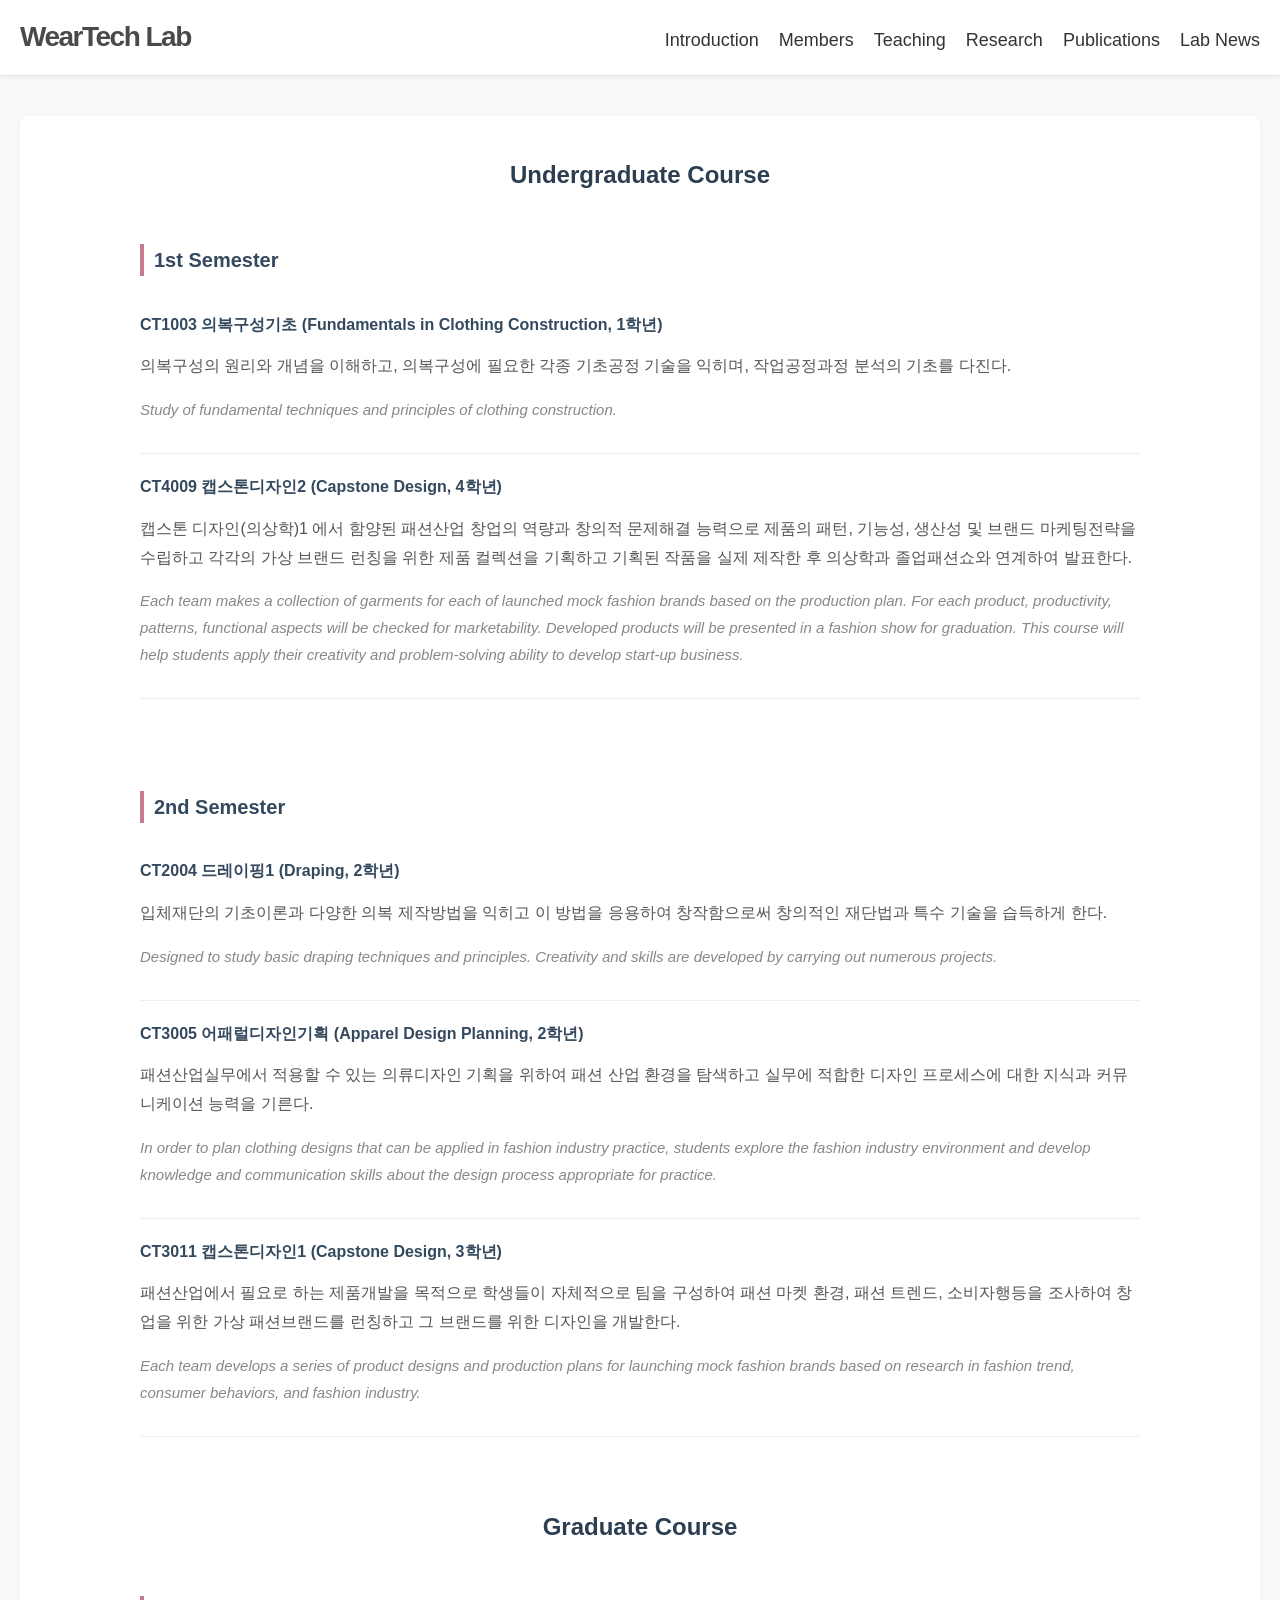
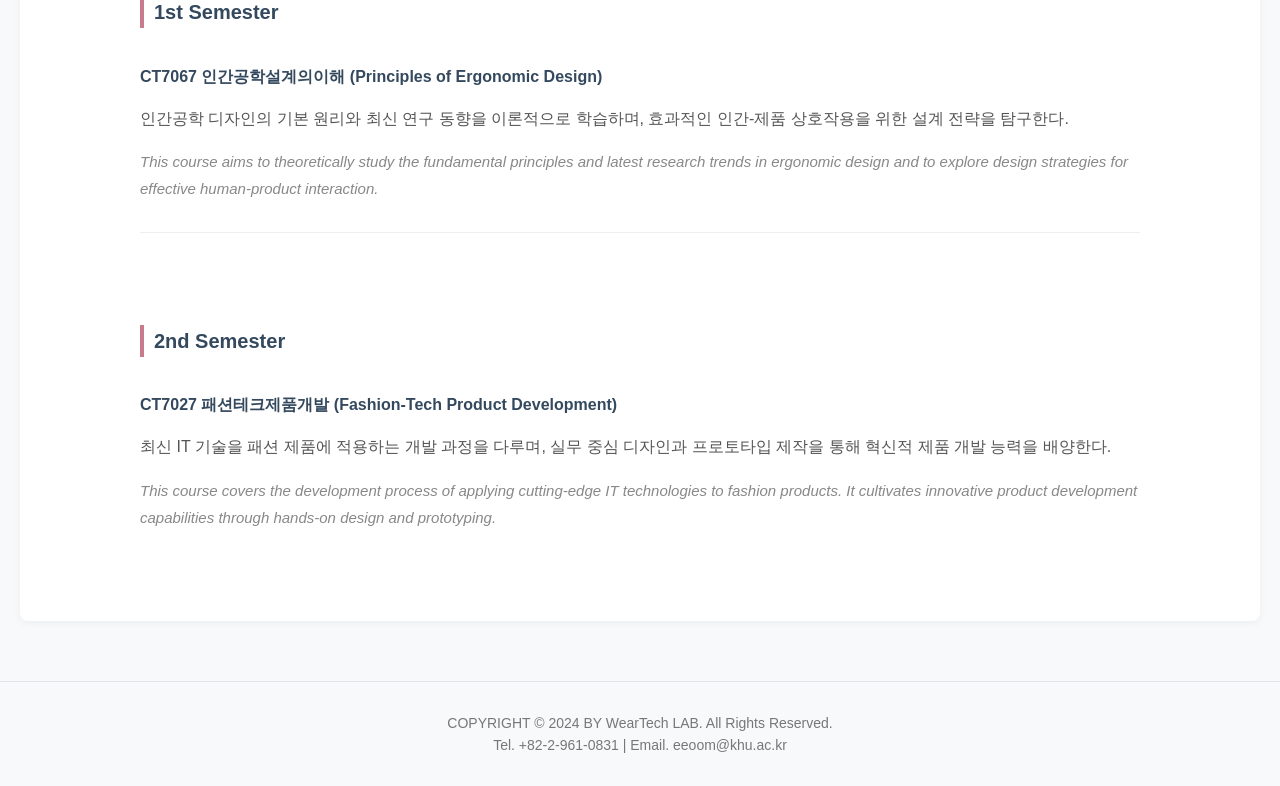
<file: teaching.html>
<!DOCTYPE html>
<html lang="ko">
<head>
    <meta charset="UTF-8">
    <meta name="viewport" content="width=device-width, initial-scale=1.0">
    <title>Teaching - WearTech Lab</title>
    <link rel="stylesheet" href="style.css">
</head>
<body>
    <!-- 헤더 (로고 + 상단 메뉴) -->
    <header class="site-header">
        <div class="header-wrap">
            <a href="index.html" class="logo">WearTech Lab</a>
            <nav class="main-nav">
                <ul>
                    <li><a href="intro.html">Introduction</a></li>
                    <li class="dropdown">
                        <a href="javascript:void(0)" class="dropbtn">Members</a>
                        <div class="dropdown-content">
                            <a href="pi.html">Principal Investigator</a>
                            <a href="students.html">Student Researchers</a>
                        </div>
                    </li>
                 <li><a href="teaching.html">Teaching</a></li>
                 <li><a href="research.html">Research</a></li>
<!-- Publications 드롭다운 메뉴 -->
<li class="dropdown">
    <a href="javascript:void(0)" class="dropbtn">Publications</a>
    <div class="dropdown-content">
        <a href="research-paper.html">Research Paper</a>
        <a href="presentation.html">Presentation</a>
        <a href="patent.html">Patent</a>
    </div>
</li>
                    <li><a href="lab-news.html">Lab News</a></li>
                </ul>
            </nav>
        </div>
    </header>

    <!-- 메인 컨텐츠 영역 -->
    <main class="content-wrap">
        <section class="main-content">
            
           
            <div class="teaching-layout">
                <h2 class="teaching-main-title">Undergraduate Course</h2>


                <!-- 1학기 -->
                <h3 class="semester-title">1st Semester</h3>
                <br>

                <div class="course-item">
                    <p class="course-name">CT1003 의복구성기초 (Fundamentals in Clothing Construction, 1학년)</p>
                    <p class="course-desc">의복구성의 원리와 개념을 이해하고, 의복구성에 필요한 각종 기초공정 기술을 익히며, 작업공정과정 분석의 기초를 다진다.</p>
                    <p class="course-desc-en">Study of fundamental techniques and principles of clothing construction.</p>
                </div>

                <div class="course-item">
                    <p class="course-name">CT4009 캡스톤디자인2 (Capstone Design, 4학년)</p>
                    <p class="course-desc">캡스톤 디자인(의상학)1 에서 함양된 패션산업 창업의 역량과 창의적 문제해결 능력으로 제품의 패턴, 기능성, 생산성 및 브랜드 마케팅전략을 수립하고 각각의 가상 브랜드 런칭을 위한 제품 컬렉션을 기획하고 기획된 작품을 실제 제작한 후 의상학과 졸업패션쇼와 연계하여 발표한다.</p>
                    <p class="course-desc-en">Each team makes a collection of garments for each of launched mock fashion brands based on the production plan. For each product, productivity, patterns, functional aspects will be checked for marketability. Developed products will be presented in a fashion show for graduation. This course will help students apply their creativity and problem-solving ability to develop start-up business.</p>
                </div>
                </br>
                </br>
                <!-- 2학기 -->
                <h3 class="semester-title">2nd Semester</h3>
                <br>
                
                <div class="course-item">
                    <p class="course-name">CT2004 드레이핑1 (Draping, 2학년)</p>
                    <p class="course-desc">입체재단의 기초이론과 다양한 의복 제작방법을 익히고 이 방법을 응용하여 창작함으로써 창의적인 재단법과 특수 기술을 습득하게 한다.</p>
                    <p class="course-desc-en">Designed to study basic draping techniques and principles. Creativity and skills are developed by carrying out numerous projects.</p>
                </div>

                <div class="course-item">
                    <p class="course-name">CT3005 어패럴디자인기획 (Apparel Design Planning, 2학년)</p>
                    <p class="course-desc">패션산업실무에서 적용할 수 있는 의류디자인 기획을 위하여 패션 산업 환경을 탐색하고 실무에 적합한 디자인 프로세스에 대한 지식과 커뮤니케이션 능력을 기른다.</p>
                    <p class="course-desc-en">In order to plan clothing designs that can be applied in fashion industry practice, students explore the fashion industry environment and develop knowledge and communication skills about the design process appropriate for practice.</p>
                </div>

                <div class="course-item">
                    <p class="course-name">CT3011 캡스톤디자인1 (Capstone Design, 3학년)</p>
                    <p class="course-desc">패션산업에서 필요로 하는 제품개발을 목적으로 학생들이 자체적으로 팀을 구성하여 패션 마켓 환경, 패션 트렌드, 소비자행등을 조사하여 창업을 위한 가상 패션브랜드를 런칭하고 그 브랜드를 위한 디자인을 개발한다.</p>
                    <p class="course-desc-en">Each team develops a series of product designs and production plans for launching mock fashion brands based on research in fashion trend, consumer behaviors, and fashion industry.</p>
                </div>

<br>
            </br>
                
                <h2 class="teaching-main-title">Graduate Course</h2>


                <!-- 1학기 -->
                <h3 class="semester-title">1st Semester</h3>
                <br>

                <div class="course-item">
                    <p class="course-name">CT7067 인간공학설계의이해 (Principles of Ergonomic Design)</p>
                    <p class="course-desc">인간공학 디자인의 기본 원리와 최신 연구 동향을 이론적으로 학습하며, 효과적인 인간-제품 상호작용을 위한 설계 전략을 탐구한다.</p>
                    <p class="course-desc-en">This course aims to theoretically study the fundamental principles and latest research trends in ergonomic design and to explore design strategies for effective human-product interaction.</p>
                </div>
                </br>
                </br>
                <!-- 2학기 -->
                <h3 class="semester-title">2nd Semester</h3>
                <br>
                
                <div class="course-item">
                    <p class="course-name">CT7027 패션테크제품개발 (Fashion-Tech Product Development)</p>
                    <p class="course-desc">최신 IT 기술을 패션 제품에 적용하는 개발 과정을 다루며, 실무 중심 디자인과 프로토타입 제작을 통해 혁신적 제품 개발 능력을 배양한다.</p>
                    <p class="course-desc-en">This course covers the development process of applying cutting-edge IT technologies to fashion products. It cultivates innovative product development capabilities through hands-on design and prototyping.</p>
                </div>
                
            </div>

        </section>
    </main>
    <!-- 푸터 -->
    <footer class="site-footer">
        <p>COPYRIGHT © 2024 BY WearTech LAB. All Rights Reserved.</p>
        <p>Tel. +82-2-961-0831 | Email. eeoom@khu.ac.kr</p>
    </footer>
</body>
</html>
</file>
<file: style.css>
/* 기본 스타일 초기화 */
* {
    margin: 0;
    padding: 0;
    box-sizing: border-box;
    font-family: 'Arial', 'Noto Sans KR', sans-serif;
}

body {
    background-color: #f8f9fa;
    color: #333;
    line-height: 1.6;
}

a {
    text-decoration: none;
    color: #333;
    transition: color 0.2s;
}

a:hover {
    color: #c97b8e;
}

/* 헤더 (상단 로고 & 메뉴) */
.site-header {
    background-color: #fff;
    border-bottom: 1px solid #e1e4e8;
    padding: 15px 0;
    box-shadow: 0 2px 4px rgba(0,0,0,0.05);
}

.header-wrap {
    max-width: 1600px;
    margin: 0 auto;
    display: flex;
    justify-content: space-between;
    align-items: center;
    padding: 0 20px;
    flex-wrap: wrap;
}

.logo {
    font-size: 28px;
    font-weight: bold;
    color: #4a4a4a;
    letter-spacing: -1.5px;
}

.main-nav ul {
    list-style: none;
    display: flex;
    flex-wrap: wrap;
}

.main-nav li {
    margin-left: 20px;
    margin-top: 5px;
}

.main-nav a {
    font-size: 18px;
    font-weight: 500;
    padding: 5px 0;
    border-bottom: 2px solid transparent;
}

.main-nav a:hover {
    border-bottom: 2px solid #c97b8e;
}

/* 메인 컨텐츠 래퍼 */
.content-wrap {
    max-width: 1600px;
    margin: 40px auto;
    padding: 0 20px;
}

/* 본문 영역 */
.main-content {
    background-color: #fff;
    padding: 40px;
    border-radius: 8px;
    box-shadow: 0 2px 8px rgba(0,0,0,0.05);
}

.main-content h1 {
    font-size: 28px;
    margin-bottom: 20px;
    color: #2c3e50;
}

.main-content h3 {
    font-size: 20px;
    margin-top: 20px;
    margin-bottom: 10px;
    color: #34495e;
}

.main-content p {
    margin-bottom: 15px;
}

/* === Members 드롭다운 메뉴 디자인 === */
.dropdown {
    position: relative;
    display: inline-block;
}

.dropbtn {
    font-size: 18px;
    font-weight: 500;
    padding: 5px 0;
    border-bottom: 2px solid transparent;
    cursor: pointer;
}

.dropdown-content {
    display: none;
    position: absolute;
    background-color: #ffffff;
    min-width: 200px;
    box-shadow: 0px 8px 16px 0px rgba(0,0,0,0.1);
    z-index: 1;
    border-radius: 8px;
    overflow: hidden;
    border: 1px solid #eee;
}

.dropdown-content a {
    color: #333;
    padding: 12px 16px;
    text-decoration: none;
    display: block;
    text-align: left;
    font-size: 16px;
    border-bottom: 1px solid #f1f1f1;
}

.dropdown-content a:hover {
    background-color: #fafafa;
    color: #c97b8e;
}

.dropdown:hover .dropdown-content {
    display: block;
}

.dropdown:hover .dropbtn {
    border-bottom: 2px solid #c97b8e;
}

/* === index.html 이미지만 크게 가운데 정렬 === */
.main-content-image-only {
    text-align: center;
    padding: 20px;
}

.main-content-image-only img {
    max-width: 100%;
    height: auto;
    display: block;
    margin: 0 auto;
    border-radius: 8px;
    box-shadow: 0 4px 12px rgba(0,0,0,0.1);
}

/* === Intro 페이지 전용 디자인 === */
.intro-main-title {
    font-size: 28px; 
    font-weight: bold;
    margin-bottom: 30px;
    color: #2c3e50;
    border-bottom: 2px solid #eee;
    padding-bottom: 10px;
    text-align: center;
    max-width: 1200px;
    margin-left: auto;
    margin-right: auto;
}

.intro-top-text {
    text-align: center;
    font-size: 18px;
    line-height: 1.8;
    margin-bottom: 100px;
    max-width: 1200px;
    margin-left: auto;
    margin-right: auto;
}

.research-field {
    text-align: center; 
    font-size: 18px;
    line-height: 1.8;
    max-width: 1200px;
    margin: 0 auto;
}

.research-field h3 {
    font-size: 20px;
    font-weight: bold;
    margin-bottom: 30px;
    color: #2c3e50;
    border-bottom: 2px solid #eee;
    padding-bottom: 10px;
}

.field-title {
    font-size: 18px;
    font-weight: bold;
    color: #34495e;
    margin-top: 25px;
    margin-bottom: 10px;
}

.research-field ul {
    list-style: none;
    padding-left: 0;
}

.research-field li {
    margin-bottom: 5px;
    color: #555;
}

.intro-image {
    width: 100%;
    max-width: 1200px;
    height: auto;
    display: block;
    margin: 50px auto 60px;
    border-radius: 8px;
    box-shadow: 0 4px 12px rgba(0,0,0,0.1);
}

/* === PI 이력서 디자인 추가 === */
.pi-photo img {
    width: 350px; 
    height: auto;
    border-radius: 8px;
    box-shadow: 0 4px 12px rgba(0,0,0,0.1);
}
.pi-contact {
    list-style: none;
    padding: 0;
    margin-top: 20px;
    margin-bottom: 70px; 
    border-top: 1px solid #eee;
    padding-top: 20px;
}

.cv-section-title {
    font-size: 20px;
    margin-top: 100px; 
    margin-bottom: 0px;
    color: #2c3e50;
    border-left: 4px solid #c97b8e;
    padding-left: 10px;
    line-height: 1.2; 
    padding-top: 4px; 
    padding-bottom: 4px; 
}

.cv-list {
    list-style: none;
    padding-left: 0;
    margin-bottom: 50px; 
    margin-top: 30px; 
}

.cv-list li {
    margin-bottom: 20px;
    line-height: 1.6;
    color: #555;
}

.cv-date {
    display: inline-block;
    width: 180px; 
    font-weight: bold;
    color: #333;
    margin-right: 10px;
}

.dissertation {
    background-color: #f9f9f9;
    padding: 15px;
    border-radius: 8px;
    font-size: 15px;
    margin-top: 10px;
    line-height: 1.8;
    color: #555;
}

/* 푸터 */
.site-footer {
    padding: 30px 0;
    text-align: center; 
    border-top: 1px solid #e1e4e8;
    margin-top: 60px;
    font-size: 14px;
    color: #777;
}

/* === Teaching 페이지 디자인 추가 === */
.teaching-layout {
    max-width: 1000px;
    margin: 0 auto;
    text-align: left;
}

.teaching-main-title {
    font-size: 24px;
    font-weight: bold;
    color: #2c3e50;
    margin-bottom: 50px;
    text-align: center;
}

.semester-title {
    font-size: 28px;
    font-weight: 700;
    color: #2c3e50;
    border-left: 4px solid #c97b8e;
    padding-left: 10px;
    margin-top: 60px;
    margin-bottom: 70px;
    line-height: 1.2;
    padding-top: 4px;
    padding-bottom: 4px;
}

.course-item {
    margin-bottom: 20px; 
    padding-bottom: 15px; 
    border-bottom: 1px solid #eee;
}

.course-item:last-child {
    border-bottom: none;
}

.course-name {
    font-size: 16px; 
    font-weight: 700; 
    color: #34495e;
    margin-bottom: 15px;
}

.course-desc {
    font-size: 16px;
    line-height: 1.8;
    color: #555;
    margin-bottom: 15px;
}

.course-desc-en {
    font-size: 15px;
    line-height: 1.8;
    color: #888;
    font-style: italic;
}

/* === Research Paper 페이지 디자인 === */
.paper-list {
    list-style: none; 
    padding: 0;
}

.paper-item {
    position: relative; 
    margin-bottom: 30px;
    padding-bottom: 20px;
    padding-left: 25px; 
    border-bottom: 1px solid #eee;
    line-height: 1.8;
    color: #555;
    font-size: 16px;
}

.paper-item::before {
    content: "•"; 
    position: absolute;
    left: 0;
    top: 0;
    color: #c97b8e; 
    font-size: 24px; 
    line-height: 1.2;
}

.paper-item:last-child {
    border-bottom: none;
}

/* === Presentation 탭 디자인 === */
.tab-buttons {
    display: flex;
    justify-content: center;
    margin-bottom: 40px;
    border-bottom: 2px solid #eee;
}

.tab-btn {
    background: none;
    border: none;
    padding: 10px 20px;
    font-size: 18px;
    cursor: pointer;
    color: #777;
    border-bottom: 2px solid transparent;
    margin-bottom: -2px;
    font-family: 'Arial', sans-serif;
}

.tab-btn.active {
    color: #c97b8e;
    border-bottom: 2px solid #c97b8e;
    font-weight: bold;
}

.tab-content {
    display: none;
}

.tab-content.active {
    display: block;
}

/* === 프레젠테이션/특허 리스트 디자인 === */
.presentation-list {
    list-style: none;
    padding: 0;
}

.presentation-item {
    position: relative;
    margin-bottom: 30px;
    padding-bottom: 20px;
    padding-left: 25px;
    border-bottom: 1px solid #eee;
    line-height: 1.8;
    color: #555;
    font-size: 16px;
}

.presentation-item::before {
    content: "•";
    position: absolute;
    left: 0;
    top: 0;
    color: #c97b8e;
    font-size: 24px;
    line-height: 1.2;
}

/* 하단 페이지 번호 버튼 디자인 */
.pagination {
    text-align: center;
    margin-top: 50px;
}

.pagination button {
    background-color: #fff;
    border: 1px solid #ddd;
    color: #333;
    padding: 8px 16px;
    margin: 0 5px;
    cursor: pointer;
    border-radius: 4px;
    font-size: 16px;
    transition: all 0.2s;
}

.pagination button:hover {
    background-color: #f1f1f1;
}

.pagination button.active {
    background-color: #c97b8e;
    color: white;
    border-color: #c97b8e;
}

/* === Research 페이지 Funded Projects 리스트 디자인 === */
.funded-list {
    list-style: none;
    padding: 0;
}

.funded-item {
    position: relative;
    margin-bottom: 30px;
    padding-bottom: 20px;
    padding-left: 25px;
    border-bottom: 1px solid #eee;
    line-height: 1.8;
    color: #555;
    font-size: 16px;
}

.funded-item::before {
    content: "•";
    position: absolute;
    left: 0;
    top: 0;
    color: #c97b8e;
    font-size: 24px;
    line-height: 1.2;
}

.funded-item:last-child {
    border-bottom: none;
}

/* === Research Projects 9칸 격자 디자인 === */
.project-grid-9 {
    display: grid;
    grid-template-columns: repeat(2, 1fr); 
    gap: 25px; 
    margin-top: 25px;
}

.project-card-9 {
    border: 1px solid #eee;
    border-radius: 8px;
    overflow: hidden;
    position: relative;
    cursor: pointer;
    transition: transform 0.3s;
    background: #fff;
}

.project-card-9:hover {
    transform: translateY(-5px);
    box-shadow: 0 8px 20px rgba(0,0,0,0.1);
}

.project-card-9 img {
    width: 100%;
    aspect-ratio: 4/3; 
    object-fit: cover;
    display: block;
}

.project-info-9 {
    padding: 15px;
    text-align: center;
    background: #fff;
}

.project-info-9 h3 {
    font-size: 16px;
    color: #34495e;
    margin: 0;
}

@media (max-width: 768px) {
    .project-grid-9 {
        grid-template-columns: repeat(2, 1fr);
    }
}

@media (max-width: 480px) {
    .project-grid-9 {
        grid-template-columns: 1fr;
    }
}

/* === 프로젝트 팝업창(Modal) 디자인 === */
.modal {
    display: none; 
    position: fixed;
    z-index: 10000; 
    left: 0;
    top: 0;
    width: 100%;
    height: 100%;
    background-color: rgba(0,0,0,0.6); 
    justify-content: center;
    align-items: center;
}

.modal.active {
    display: flex; 
}

.modal-content {
    background-color: #fff;
    padding: 40px;
    border-radius: 12px;
    width: 80%;
    max-width: 1200px; 
    max-height: 80vh; 
    overflow-y: auto; 
    position: relative;
    box-shadow: 0 10px 30px rgba(0,0,0,0.2);
    animation: modalFadeIn 0.3s; 
}

@keyframes modalFadeIn {
    from { opacity: 0; transform: translateY(-20px); }
    to { opacity: 1; transform: translateY(0); }
}

.close-btn {
    position: absolute;
    top: 15px;
    right: 25px;
    font-size: 30px;
    font-weight: bold;
    color: #aaa;
    cursor: pointer;
}

.close-btn:hover {
    color: #c97b8e; 
}

.modal-content h2 {
    font-size: 24px;
    margin-bottom: 20px;
    color: #2c3e50;
}

.modal-content p {
    font-size: 16px;
    line-height: 1.8;
    color: #555;
    margin-bottom: 15px;
}

.hidden-content {
    display: none;
}

/* === Student Researchers 페이지 디자인 === */
.student-section-title {
    font-size: 24px;
    margin-top: 60px;
    margin-bottom: 30px;
    color: #2c3e50;
    border-left: 4px solid #c97b8e;
    padding-left: 10px;
    line-height: 1.2;
    padding-top: 4px;
    padding-bottom: 4px;
}

.student-grid {
    display: grid;
    grid-template-columns: repeat(4, minmax(0, 1fr));
    gap: 30px;
    margin-bottom: 40px;
}

.student-card {
    background: #fff;
    border: 1px solid #eee;
    border-radius: 8px;
    overflow: hidden;
    text-align: center;
    transition: transform 0.3s, box-shadow 0.3s;
}

.student-card:hover {
    transform: translateY(-5px);
    box-shadow: 0 8px 20px rgba(0,0,0,0.1);
}

.student-card img {
    width: 100%;
    aspect-ratio: 3/4; 
    object-fit: cover; 
    display: block;  
}

.student-info {
    padding: 20px;
}

.student-info h3 {
    font-size: 20px;
    color: #2c3e50;
    margin-bottom: 5px;
}

.student-info p {
    font-size: 16px;
    color: #888;
}

/* === 팝업창 메인 사진 크기 살짝 줄이기 === */
#modal-body > img {
    width: 80% !important; 
    margin: 0 auto 20px auto !important; 
    display: block !important;
}

/* === 팝업창 내 추가 사진 갤러리 디자인 (가로/세로 대응) === */
.modal-gallery {
    display: grid;
    grid-template-columns: repeat(2, 1fr); /* 기본 2열 정렬 (세로 사진용) */
    gap: 50px 20px; /* <--- 위아래 50px, 좌우 20px로 변경! */
    margin-top: 30px;
    max-width: 80%; /* 전체 갤러리 크기 제한 */
    margin-left: auto;
    margin-right: auto;
}

.modal-gallery img {
    width: 100%;
    height: auto; /* 원본 비율 유지 (짤리지 않음) */
    border-radius: 8px;
    display: block;
    margin-bottom: 10px;
}

/* 가로로 긴 사진은 무조건 한 줄 전체를 차지하도록 설정 */
.modal-gallery img.wide {
    grid-column: 1 / -1; 
}

/* ========================================
   Special Collection Popup
======================================== */

.popup-overlay {
    position: fixed;
    top: 0;
    left: 0;
    width: 100%;
    height: 100%;

    background: rgba(0, 0, 0, 0.45);

    display: flex;
    justify-content: center;
    align-items: center;

    z-index: 9999;

    padding: 20px;
    box-sizing: border-box;
}

.popup-box {
    width: 950px;
    max-width: 95vw;

    background: #ffffff;
    border-radius: 4px;
    overflow: hidden;

    box-shadow: 0 10px 40px rgba(0, 0, 0, 0.30);
}
/* desktop에서만 조금 더 크게 */
@media (min-width: 1024px) {
    .popup-box {
        width: 1020px;
    }
}
.popup-image-link {
    display: block;
}

.popup-image {
    width: 100%;
    height: auto;
    display: block;
    cursor: pointer;
}

.popup-buttons {
    height: 48px;
    display: flex;
    justify-content: flex-end;
    align-items: center;
    gap: 8px;

    padding: 0 22px;
    background: #ffffff;
    border-top: 1px solid #e5e5e5;

    font-size: 14px;
}

.popup-buttons button {
    background: none;
    border: none;
    padding: 5px 8px;
    font-size: 14px;
    color: #555;
    cursor: pointer;
}

.popup-buttons button:hover {
    color: #005aa9;
}

.popup-divider {
    color: #cccccc;
}

@media (max-width: 768px) {
    .popup-overlay {
        padding: 12px;
    }

    .popup-box {
        width: 100%;
        max-width: 100%;
    }

    .popup-buttons {
        height: 45px;
        padding: 0 12px;
        font-size: 13px;
    }

    .popup-buttons button {
        font-size: 13px;
        padding: 5px 6px;
    }
}

/* === Home 메인 이미지 === */

.home-main {
    width: 100%;
    display: flex;
    justify-content: center;
    background: #fff;
}

.main-image {
    width: 100%;
    height: auto;
    display: block;
}
</file>
